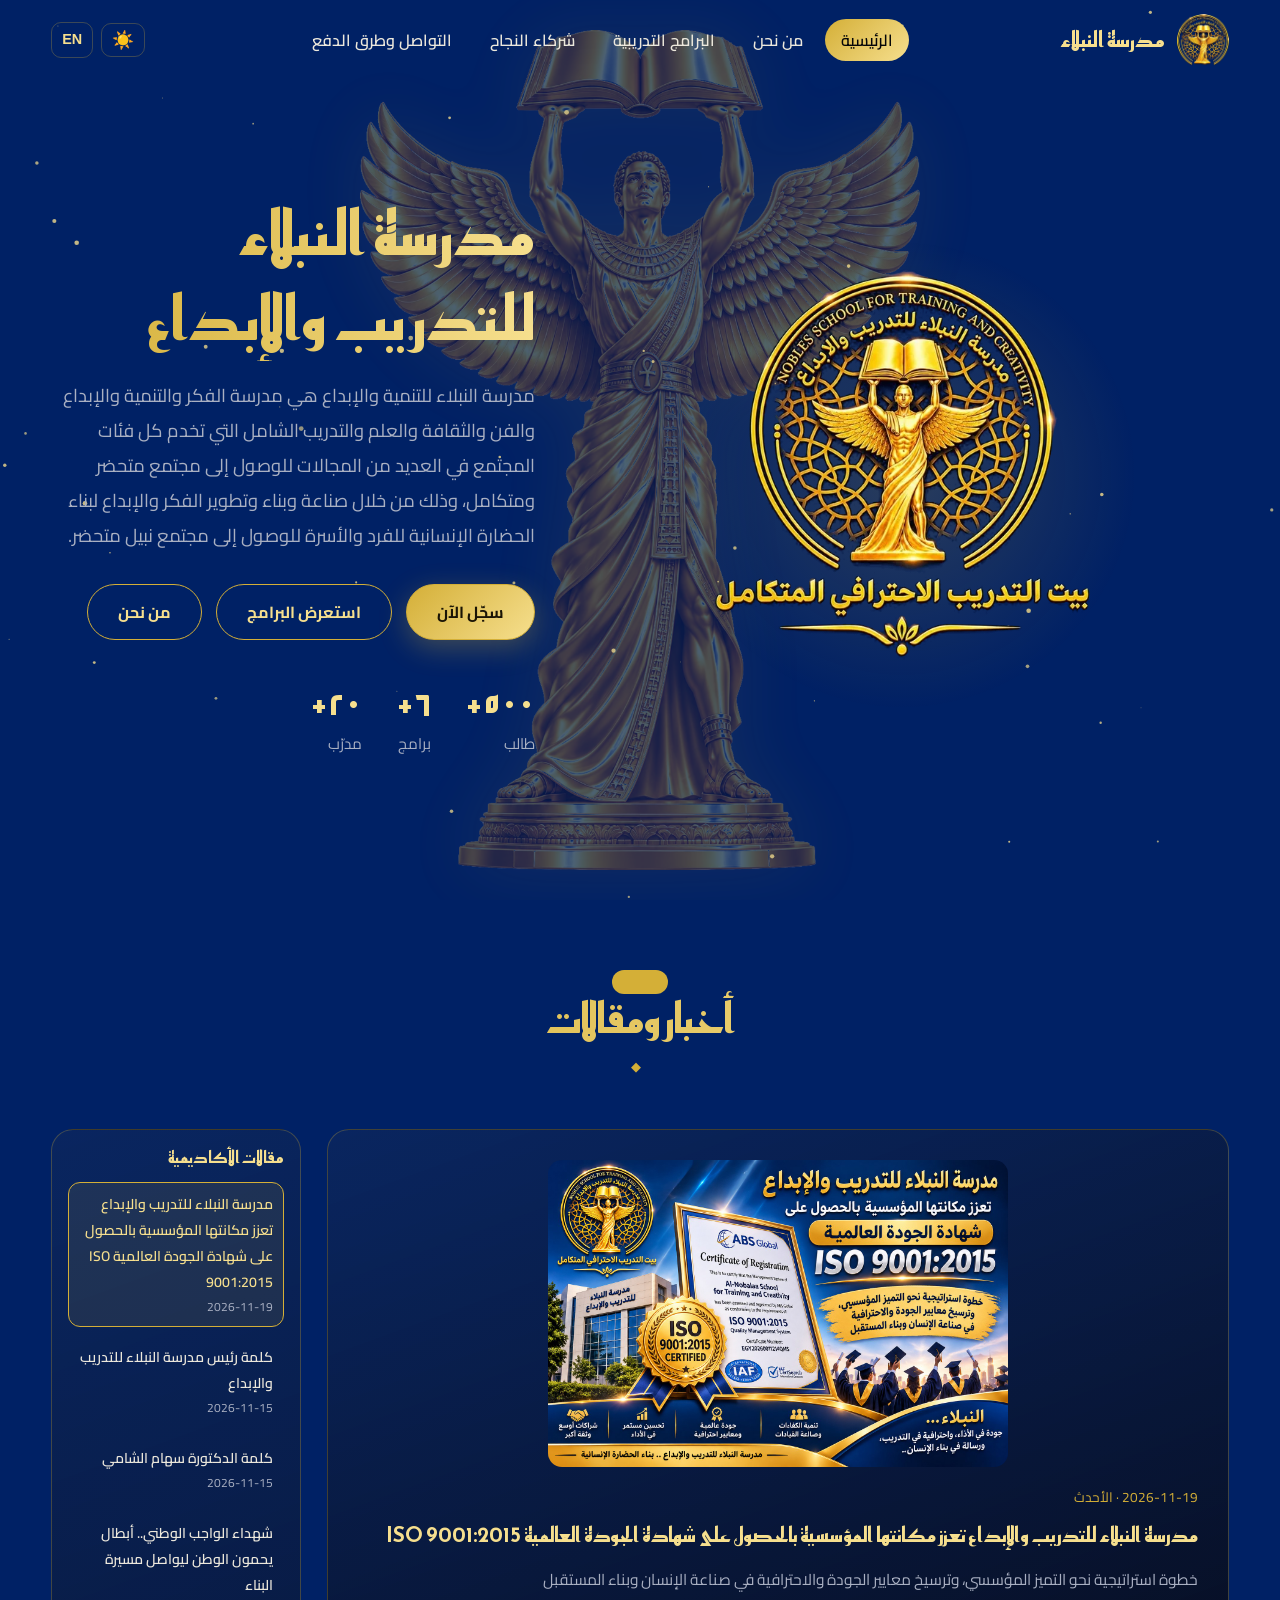
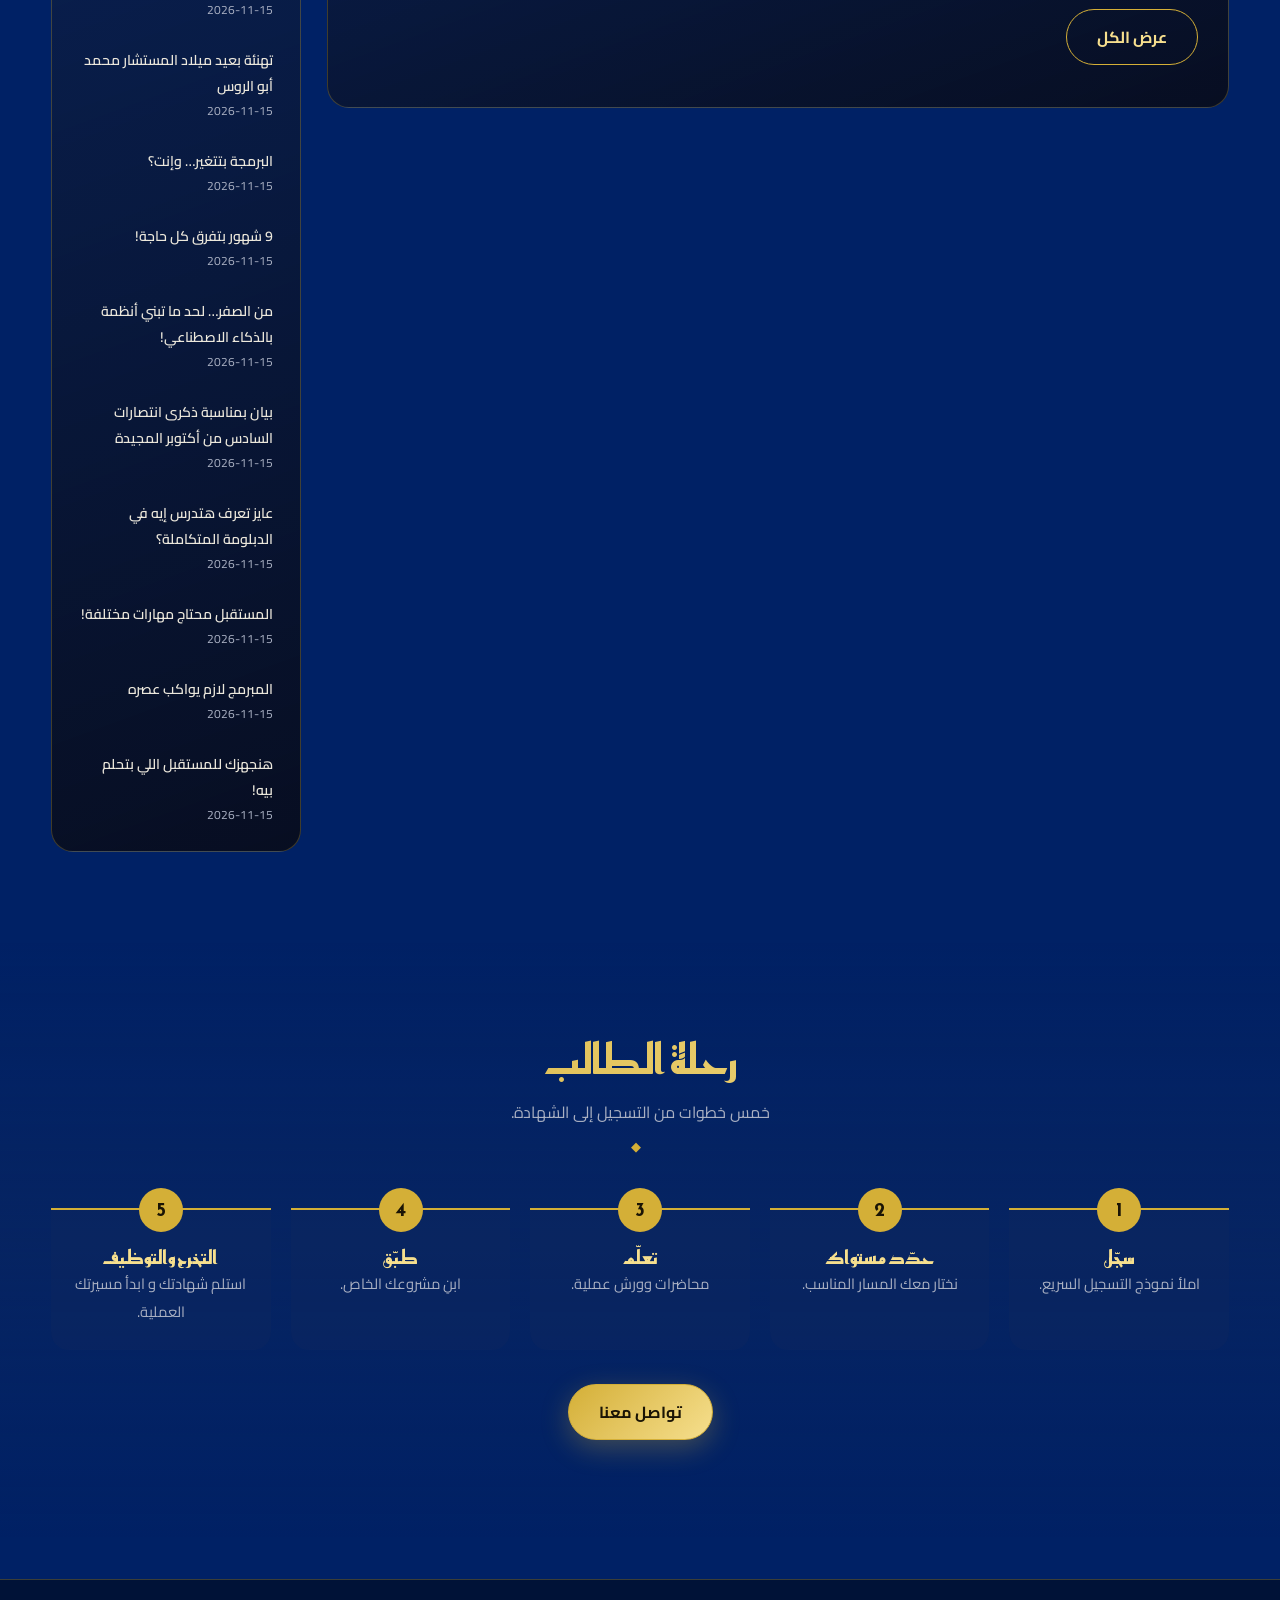
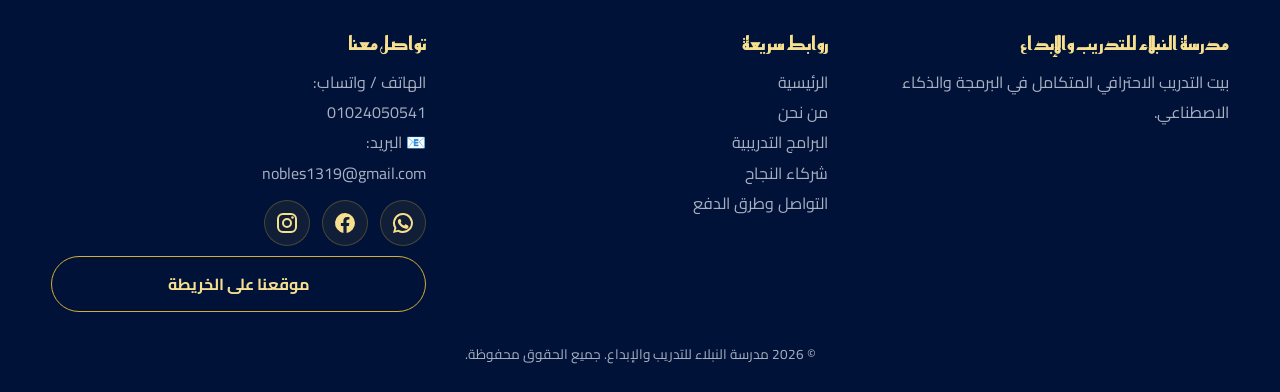
<file: index.html>
<!DOCTYPE html><html lang="ar" dir="rtl"><head><meta charset="utf-8"><meta name="viewport" content="width=device-width,initial-scale=1"><title>الرئيسية | مدرسة النبلاء للتدريب والإبداع</title><meta name="description" content="مدرسة النبلاء: أكاديمية برمجة وذكاء اصطناعي. بيت التدريب الاحترافي المتكامل."><link rel="icon" href="assets/images/image1.jpg"><link rel="preconnect" href="https://fonts.googleapis.com"><link href="https://fonts.googleapis.com/css2?family=Cairo:wght@400;600;700&family=Reem+Kufi:wght@500;700&display=swap" rel="stylesheet"><link rel="stylesheet" href="style.css"><style>
.angel-bg{position:fixed;inset:0;z-index:-1;pointer-events:none;overflow:hidden;perspective:1200px}
.angel-bg .a-wrap{position:absolute;left:50%;top:50%;width:min(560px,88vw);aspect-ratio:900/1350;transform:translate(-50%,-50%) translateY(var(--py,0px));transform-style:preserve-3d}
.angel-bg img{width:100%;height:100%;display:block;opacity:.3;transform-style:preserve-3d;animation:angelSpin 14s linear infinite;filter:drop-shadow(0 0 36px rgba(212,175,55,.3))}
@keyframes angelSpin{from{transform:rotateY(0deg)}to{transform:rotateY(360deg)}}
@media (prefers-reduced-motion:reduce){.angel-bg img{animation:none}}
@media (max-width:700px){.angel-bg img{opacity:.22}}
</style><link rel="stylesheet" href="motion.css"></head><body data-page="home"><div id="nav"></div>
<section class="hero"><canvas id="fx"></canvas><div class="wrap"><div><h1 class="gold">مدرسة النبلاء للتدريب والإبداع</h1><p>مدرسة النبلاء للتنمية والإبداع هي مدرسة الفكر والتنمية والإبداع والفن والثقافة والعلم والتدريب الشامل التي تخدم كل فئات المجتمع في العديد من المجالات للوصول إلى مجتمع متحضر ومتكامل، وذلك من خلال صناعة وبناء وتطوير الفكر والإبداع لبناء الحضارة الإنسانية للفرد والأسرة للوصول إلى مجتمع نبيل متحضر.</p><div class="cta"><a class="btn pri" href="#register">سجّل الآن</a><a class="btn out" href="programs.html">استعرض البرامج</a><a class="btn out" href="about.html">من نحن</a></div><div class="stats"><div><b data-count="500">0</b><span>طالب</span></div><div><b data-count="6">0</b><span>برامج</span></div><div><b data-count="20">0</b><span>مدرّب</span></div></div></div><div class="emblem"><img src="assets/images/logo-transparent.webp" data-n="1" alt="شعار مدرسة النبلاء"></div></div></section>
<section class="sec" id="articles"><div class="wrap"><div class="title"><h2 class="gold">أخبار ومقالات</h2></div><div class="blog rv"><article class="card main" id="art"></article><aside class="card side"><h3>مقالات الأكاديمية</h3><ul id="artlist"></ul></aside></div></div></section>
<section class="sec alt"><div class="wrap"><div class="title"><h2 class="gold">رحلة الطالب</h2><p>خمس خطوات من التسجيل إلى الشهادة.</p></div><div class="steps" style="margin-top:30px"><div class="step rv"><h3>سجّل</h3><p>املأ نموذج التسجيل السريع.</p></div><div class="step rv"><h3>حدّد مستواك</h3><p>نختار معك المسار المناسب.</p></div><div class="step rv"><h3>تعلّم</h3><p>محاضرات وورش عملية.</p></div><div class="step rv"><h3>طبّق</h3><p>ابنِ مشروعك الخاص.</p></div><div class="step rv"><h3>التخرج والتوظيف</h3><p>استلم شهادتك و ابدأ مسيرتك العملية.</p></div></div><p style="text-align:center;margin-top:34px"><a class="btn pri" href="contact.html">تواصل معنا</a></p></div></section>
<section class="sec" id="register" hidden><div class="wrap"><div class="title"><h2 class="gold">تسجيل الطلب</h2><p>اترك بياناتك وسنتواصل معك.</p></div><form class="card form" data-form="students"><div><label for="n">الاسم</label><input id="n" name="name" required></div><div><label for="p">رقم الهاتف</label><input id="p" name="phone" type="tel" required></div><div><label for="e">البريد الإلكتروني</label><input id="e" name="email" type="email"></div><div><label for="c">البرنامج</label><select id="c" name="course" data-course-select required></select></div><div class="full"><button class="btn pri" type="submit">إرسال الطلب</button></div></form></div></section>
<div id="footer"></div><script>window.NOBLES_CUR='index.html';</script><script src="assets/files/content.js"></script><script src="script.js"></script><div class="angel-bg" aria-hidden="true"><div class="a-wrap"><img src="assets/images/hero-angel.webp" alt=""></div></div><script src="assets/i18n/en.js"></script><script src="translate.js"></script></body></html>
</file>
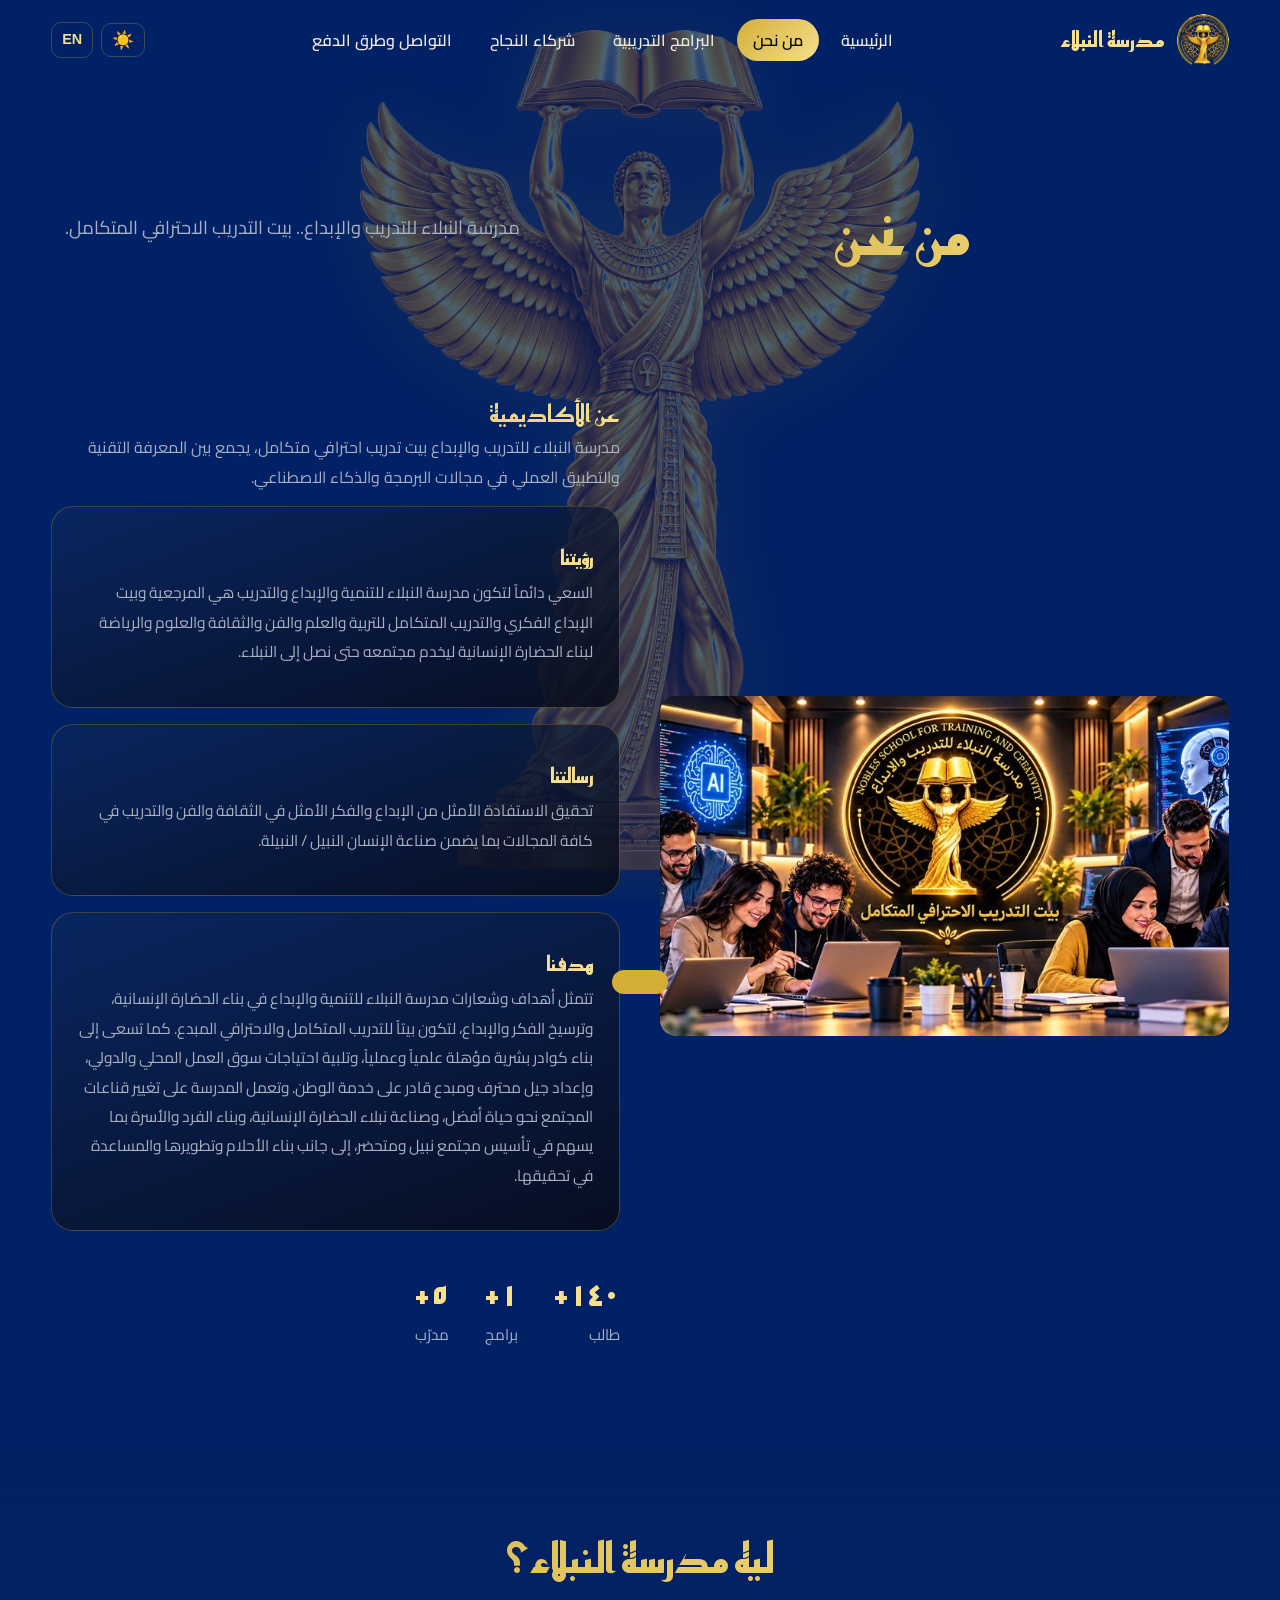
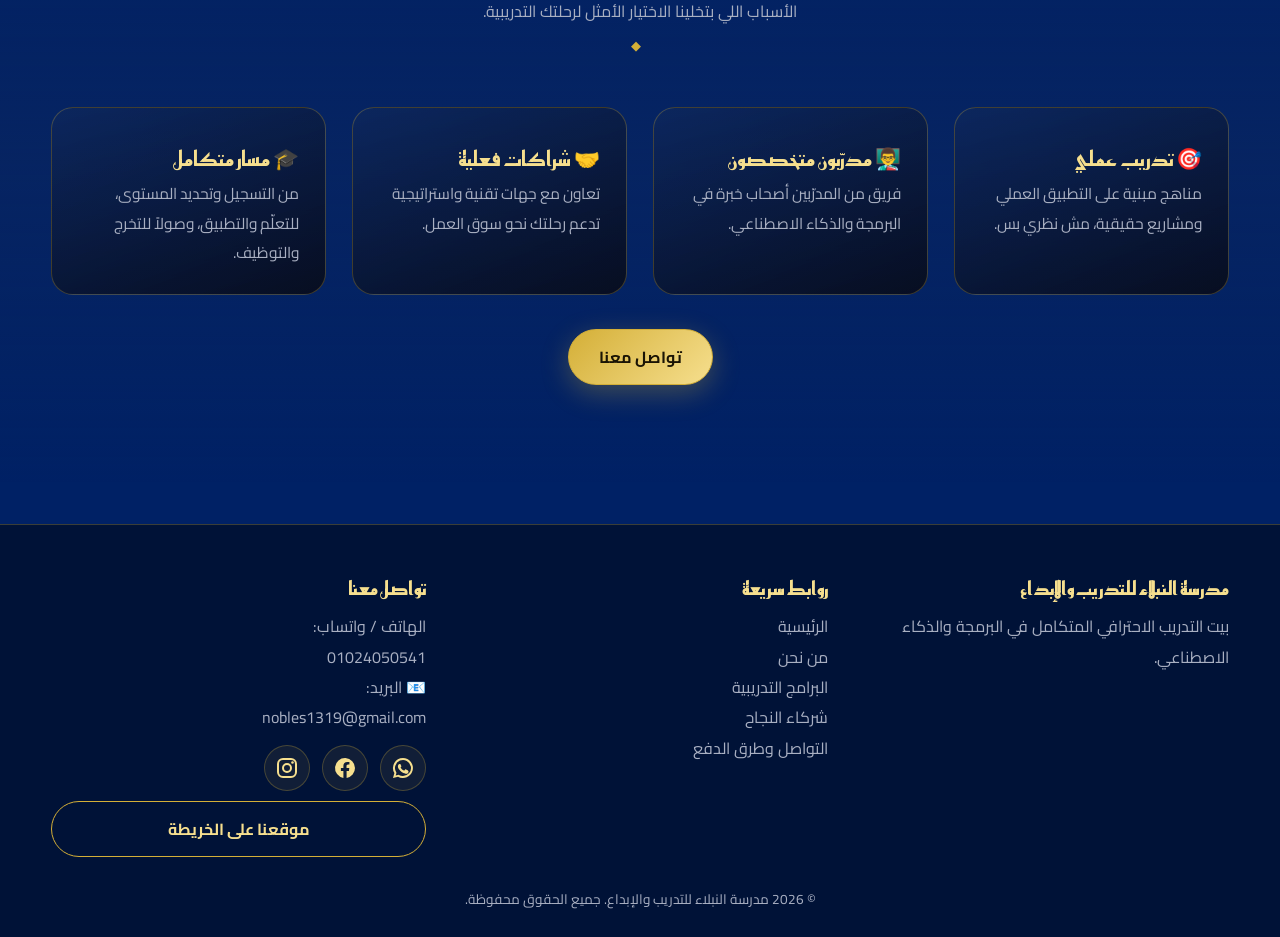
<file: about.html>
<!DOCTYPE html><html lang="ar" dir="rtl"><head><meta charset="utf-8"><meta name="viewport" content="width=device-width,initial-scale=1"><title>من نحن | مدرسة النبلاء للتدريب والإبداع</title><meta name="description" content="مدرسة النبلاء: أكاديمية برمجة وذكاء اصطناعي. بيت التدريب الاحترافي المتكامل."><link rel="icon" href="assets/images/image1.jpg"><link rel="preconnect" href="https://fonts.googleapis.com"><link href="https://fonts.googleapis.com/css2?family=Cairo:wght@400;600;700&family=Reem+Kufi:wght@500;700&display=swap" rel="stylesheet"><link rel="stylesheet" href="style.css"><style>
.angel-bg{position:fixed;inset:0;z-index:-1;pointer-events:none;overflow:hidden;perspective:1200px}
.angel-bg .a-wrap{position:absolute;left:50%;top:50%;width:min(560px,88vw);aspect-ratio:900/1350;transform:translate(-50%,-50%) translateY(var(--py,0px));transform-style:preserve-3d}
.angel-bg img{width:100%;height:100%;display:block;opacity:.3;transform-style:preserve-3d;animation:angelSpin 14s linear infinite;filter:drop-shadow(0 0 36px rgba(212,175,55,.3))}
@keyframes angelSpin{from{transform:rotateY(0deg)}to{transform:rotateY(360deg)}}
@media (prefers-reduced-motion:reduce){.angel-bg img{animation:none}}
@media (max-width:700px){.angel-bg img{opacity:.22}}
</style><link rel="stylesheet" href="motion.css"></head><body data-page="about"><div id="nav"></div>
<section class="hero sm"><div class="wrap"><h1 class="gold">من نحن</h1><p>مدرسة النبلاء للتدريب والإبداع.. بيت التدريب الاحترافي المتكامل.</p></div></section>
<section class="sec" style="padding-top:20px"><div class="wrap about"><div class="rv"><div class="ph" style="height:340px"><span>📖</span><img src="assets/images/image2.jpg" data-n="2" alt="عن الأكاديمية" onerror="this.style.display='none'"></div></div><div class="rv"><h2 class="gold">عن الأكاديمية</h2><p>مدرسة النبلاء للتدريب والإبداع بيت تدريب احترافي متكامل، يجمع بين المعرفة التقنية والتطبيق العملي في مجالات البرمجة والذكاء الاصطناعي.</p><div class="vis"><div class="card"><h3>رؤيتنا</h3><p>السعي دائماً لتكون مدرسة النبلاء للتنمية والإبداع والتدريب هي المرجعية وبيت الإبداع الفكري والتدريب المتكامل للتربية والعلم والفن والثقافة والعلوم والرياضة لبناء الحضارة الإنسانية ليخدم مجتمعه حتى نصل إلى النبلاء.</p></div><div class="card"><h3>رسالتنا</h3><p>تحقيق الاستفادة الأمثل من الإبداع والفكر الأمثل في الثقافة والفن والتدريب في كافة المجالات بما يضمن صناعة الإنسان النبيل / النبيلة.</p></div><div class="card"><h3>هدفنا</h3><p>تتمثل أهداف وشعارات مدرسة النبلاء للتنمية والإبداع في بناء الحضارة الإنسانية، وترسيخ الفكر والإبداع، لتكون بيتاً للتدريب المتكامل والاحترافي المبدع. كما تسعى إلى بناء كوادر بشرية مؤهلة علمياً وعملياً، وتلبية احتياجات سوق العمل المحلي والدولي، وإعداد جيل محترف ومبدع قادر على خدمة الوطن. وتعمل المدرسة على تغيير قناعات المجتمع نحو حياة أفضل، وصناعة نبلاء الحضارة الإنسانية، وبناء الفرد والأسرة بما يسهم في تأسيس مجتمع نبيل ومتحضر، إلى جانب بناء الأحلام وتطويرها والمساعدة في تحقيقها.</p></div></div><div class="stats"><div><b data-count="500">0</b><span>طالب</span></div><div><b data-count="6">0</b><span>برامج</span></div><div><b data-count="20">0</b><span>مدرّب</span></div></div></div></div></div></section>
<section class="sec alt"><div class="wrap"><div class="title"><h2 class="gold">ليه مدرسة النبلاء؟</h2><p>الأسباب اللي بتخلينا الاختيار الأمثل لرحلتك التدريبية.</p></div><div class="grid" style="grid-template-columns:repeat(auto-fit,minmax(220px,1fr));margin-top:30px"><div class="card rv"><h3>🎯 تدريب عملي</h3><p>مناهج مبنية على التطبيق العملي ومشاريع حقيقية، مش نظري بس.</p></div><div class="card rv"><h3>👨‍🏫 مدرّبون متخصصون</h3><p>فريق من المدرّبين أصحاب خبرة في البرمجة والذكاء الاصطناعي.</p></div><div class="card rv"><h3>🤝 شراكات فعلية</h3><p>تعاون مع جهات تقنية واستراتيجية تدعم رحلتك نحو سوق العمل.</p></div><div class="card rv"><h3>🎓 مسار متكامل</h3><p>من التسجيل وتحديد المستوى، للتعلّم والتطبيق، وصولاً للتخرج والتوظيف.</p></div></div><p style="text-align:center;margin-top:34px"><a class="btn pri" href="contact.html">تواصل معنا</a></p></div></section>
<div id="footer"></div><script>window.NOBLES_CUR='about.html';</script><script src="assets/files/content.js"></script><script src="script.js"></script><div class="angel-bg" aria-hidden="true"><div class="a-wrap"><img src="assets/images/hero-angel.webp" alt=""></div></div><script src="assets/i18n/en.js"></script><script src="translate.js"></script></body></html>
</file>
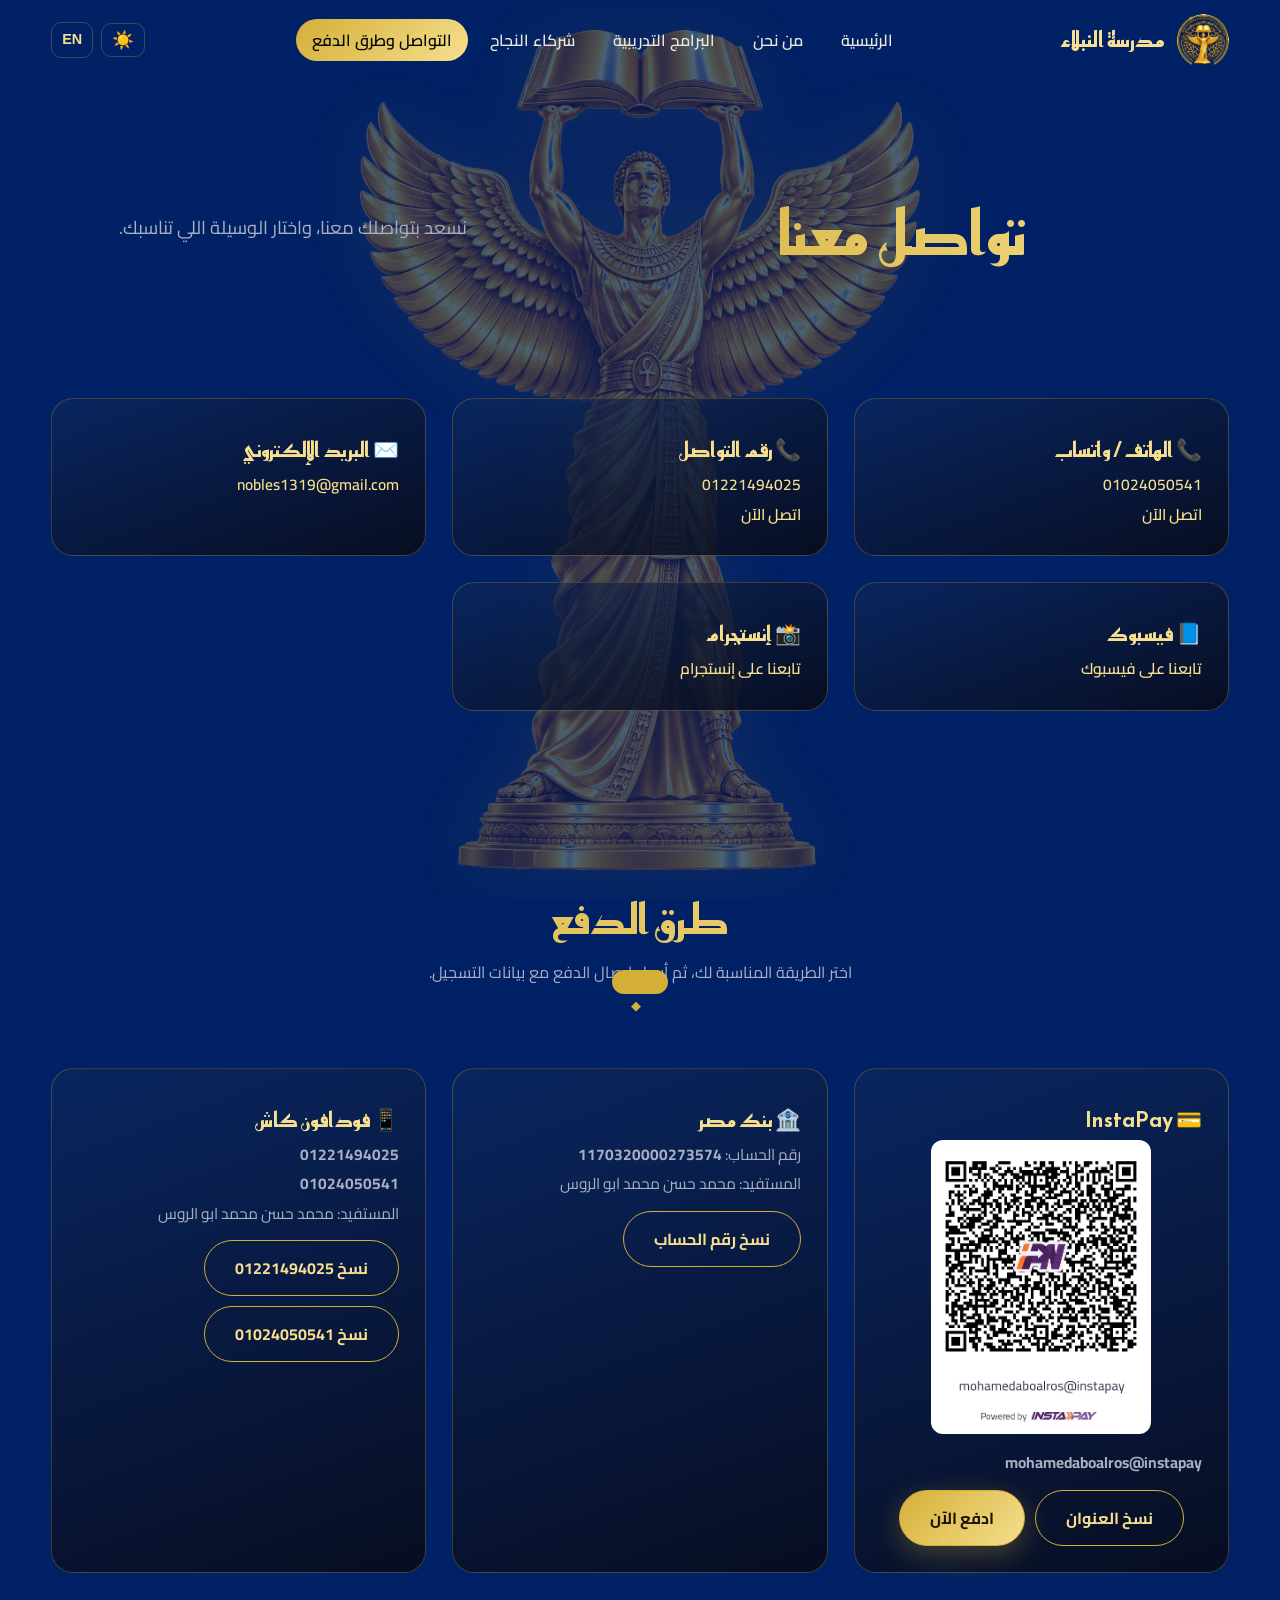
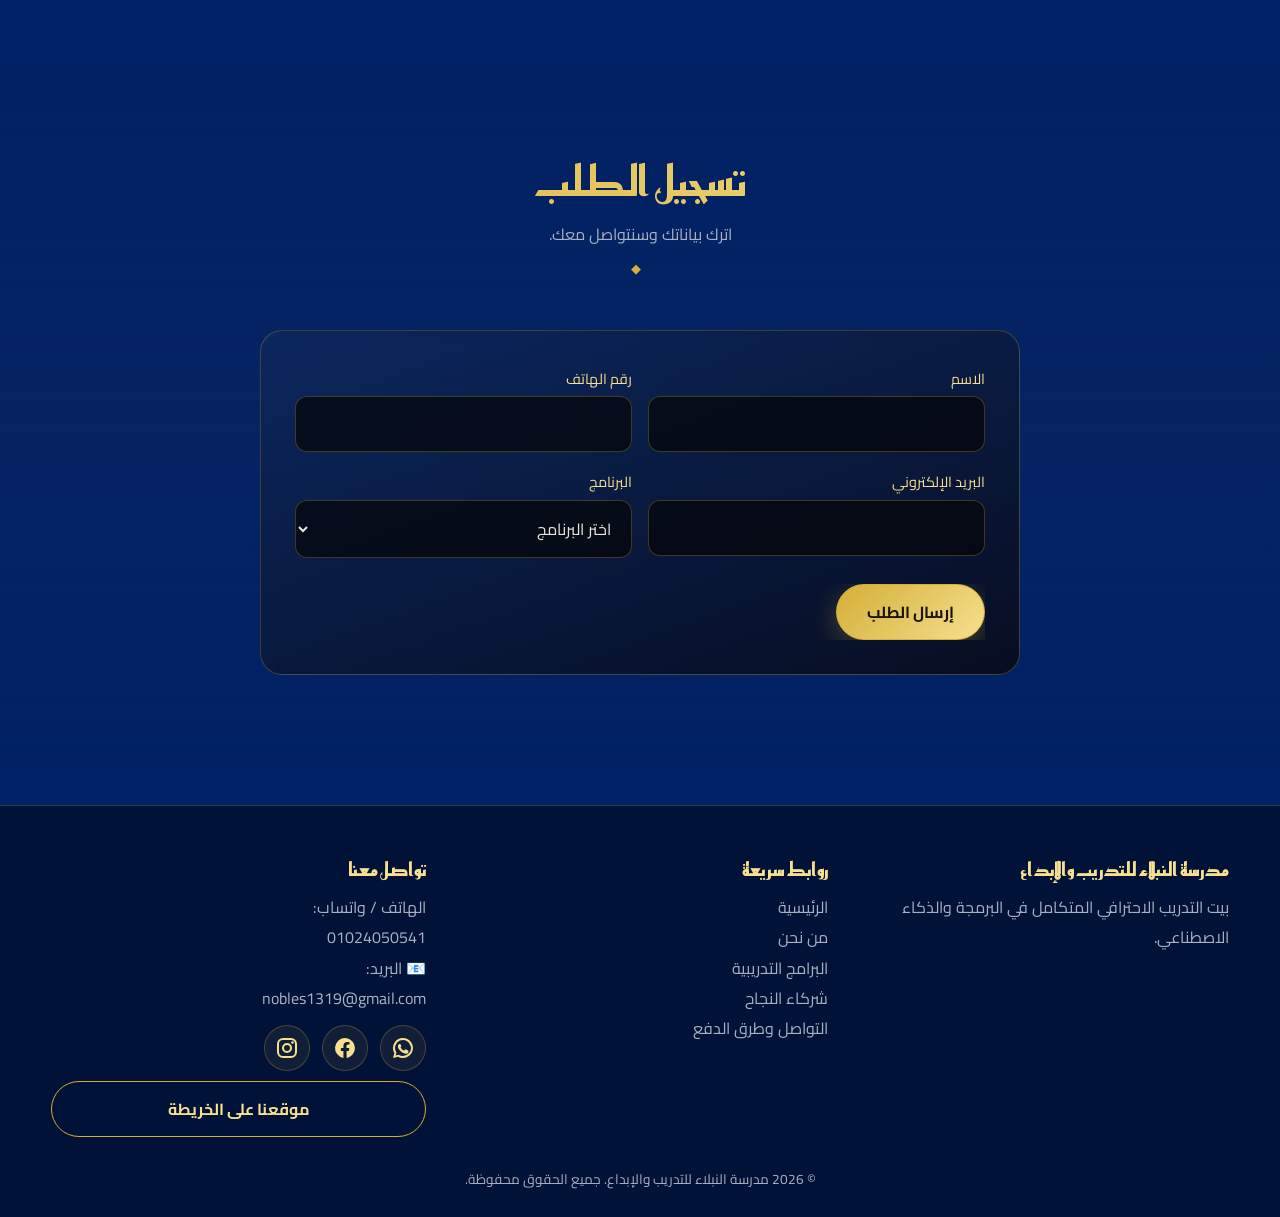
<file: contact.html>
<!DOCTYPE html><html lang="ar" dir="rtl"><head><meta charset="utf-8"><meta name="viewport" content="width=device-width,initial-scale=1"><title>تواصل معنا | مدرسة النبلاء للتدريب والإبداع</title><meta name="description" content="تواصل مع مدرسة النبلاء للتدريب والإبداع عبر الهاتف والواتساب والبريد ووسائل التواصل."><link rel="icon" href="assets/images/icon.webp"><link rel="preconnect" href="https://fonts.googleapis.com"><link href="https://fonts.googleapis.com/css2?family=Cairo:wght@400;600;700&family=Reem+Kufi:wght@500;700&display=swap" rel="stylesheet"><link rel="stylesheet" href="style.css"><style>
.angel-bg{position:fixed;inset:0;z-index:-1;pointer-events:none;overflow:hidden;perspective:1200px}
.angel-bg .a-wrap{position:absolute;left:50%;top:50%;width:min(560px,88vw);aspect-ratio:900/1350;transform:translate(-50%,-50%) translateY(var(--py,0px));transform-style:preserve-3d}
.angel-bg img{width:100%;height:100%;display:block;opacity:.3;transform-style:preserve-3d;animation:angelSpin 14s linear infinite;filter:drop-shadow(0 0 36px rgba(212,175,55,.3))}
@keyframes angelSpin{from{transform:rotateY(0deg)}to{transform:rotateY(360deg)}}
@media (prefers-reduced-motion:reduce){.angel-bg img{animation:none}}
@media (max-width:700px){.angel-bg img{opacity:.22}}
</style><link rel="stylesheet" href="motion.css"></head><body data-page="contact"><div id="nav"></div>
<section class="hero sm"><div class="wrap"><h1 class="gold">تواصل معنا</h1><p>نسعد بتواصلك معنا، واختار الوسيلة اللي تناسبك.</p></div></section>
<section class="sec" style="padding-top:20px"><div class="wrap"><div class="grid">
<div class="card rv"><h3>📞 الهاتف / واتساب</h3><p><a class="cl" href="https://wa.me/201024050541" target="_blank" rel="noopener">01024050541</a></p><p><a class="cl" href="tel:01024050541">اتصل الآن</a></p></div>
<div class="card rv"><h3>📞 رقم التواصل</h3><p><a class="cl" href="https://wa.me/201221494025" target="_blank" rel="noopener">01221494025</a></p><p><a class="cl" href="tel:01221494025">اتصل الآن</a></p></div>
<div class="card rv"><h3>✉️ البريد الإلكتروني</h3><p><a class="cl" href="mailto:nobles1319@gmail.com">nobles1319@gmail.com</a></p></div>
<div class="card rv"><h3>📘 فيسبوك</h3><p><a class="cl" href="https://www.facebook.com/share/1J2UY41uhS/" target="_blank" rel="noopener">تابعنا على فيسبوك</a></p></div>
<div class="card rv"><h3>📸 إنستجرام</h3><p><a class="cl" href="https://www.instagram.com/noblesschool" target="_blank" rel="noopener">تابعنا على إنستجرام</a></p></div>
</div>

</div></section>
<section class="sec" id="payment"><div class="wrap"><div class="title"><h2 class="gold">طرق الدفع</h2><p>اختر الطريقة المناسبة لك، ثم أرسل إيصال الدفع مع بيانات التسجيل.</p></div>
<div class="grid">
<div class="card rv"><h3>💳 InstaPay</h3><img src="assets/images/payment-instapay-qr.jpg" alt="QR كود InstaPay" style="max-width:220px;width:100%;margin:0 auto 14px;border-radius:12px;background:#fff"><p><b class="pay-val">mohamedaboalros@instapay</b></p><p style="display:flex;gap:10px;flex-wrap:wrap;justify-content:center;margin-top:12px"><button class="btn out" type="button" data-copy="mohamedaboalros@instapay">نسخ العنوان</button><a class="btn pri" href="https://ipn.eg/S/mohamedaboalros/instapay/9RLlBt" target="_blank" rel="noopener">ادفع الآن</a></p></div>
<div class="card rv"><h3>🏦 بنك مصر</h3><p>رقم الحساب: <b class="pay-val">1170320000273574</b></p><p>المستفيد: محمد حسن محمد ابو الروس</p><p style="margin-top:12px"><button class="btn out" type="button" data-copy="1170320000273574">نسخ رقم الحساب</button></p></div>
<div class="card rv"><h3>📱 فودافون كاش</h3><p><b class="pay-val">01221494025</b></p><p><b class="pay-val">01024050541</b></p><p>المستفيد: محمد حسن محمد ابو الروس</p><p style="display:flex;gap:10px;flex-wrap:wrap;margin-top:12px"><button class="btn out" type="button" data-copy="01221494025">نسخ 01221494025</button><button class="btn out" type="button" data-copy="01024050541">نسخ 01024050541</button></p></div>
</div></div></section>
<section class="sec alt" id="contact-form"><div class="wrap"><div class="title"><h2 class="gold">تسجيل الطلب</h2><p>اترك بياناتك وسنتواصل معك.</p></div><form class="card form" data-form="students"><div><label for="kn">الاسم</label><input id="kn" name="name" required></div><div><label for="kp">رقم الهاتف</label><input id="kp" name="phone" type="tel" required></div><div><label for="ke">البريد الإلكتروني</label><input id="ke" name="email" type="email"></div><div><label for="kc">البرنامج</label><select id="kc" name="course" data-course-select required></select></div><div class="full"><button class="btn pri" type="submit">إرسال الطلب</button></div></form></div></section>
<script>document.addEventListener("click",function(e){var b=e.target&&e.target.closest?e.target.closest("[data-copy]"):null;if(!b)return;var v=b.getAttribute("data-copy");var old=b.textContent;var p=navigator.clipboard?navigator.clipboard.writeText(v):Promise.reject();p.then(function(){b.textContent="تم النسخ ✓";setTimeout(function(){b.textContent=old},1500)}).catch(function(){window.prompt("انسخ الرقم:",v)});});</script><div id="footer"></div><script>window.NOBLES_CUR='contact.html';</script><script src="assets/files/content.js"></script><script src="script.js"></script><div class="angel-bg" aria-hidden="true"><div class="a-wrap"><img src="assets/images/hero-angel.webp" alt=""></div></div><script src="assets/i18n/en.js"></script><script src="translate.js"></script></body></html>
</file>
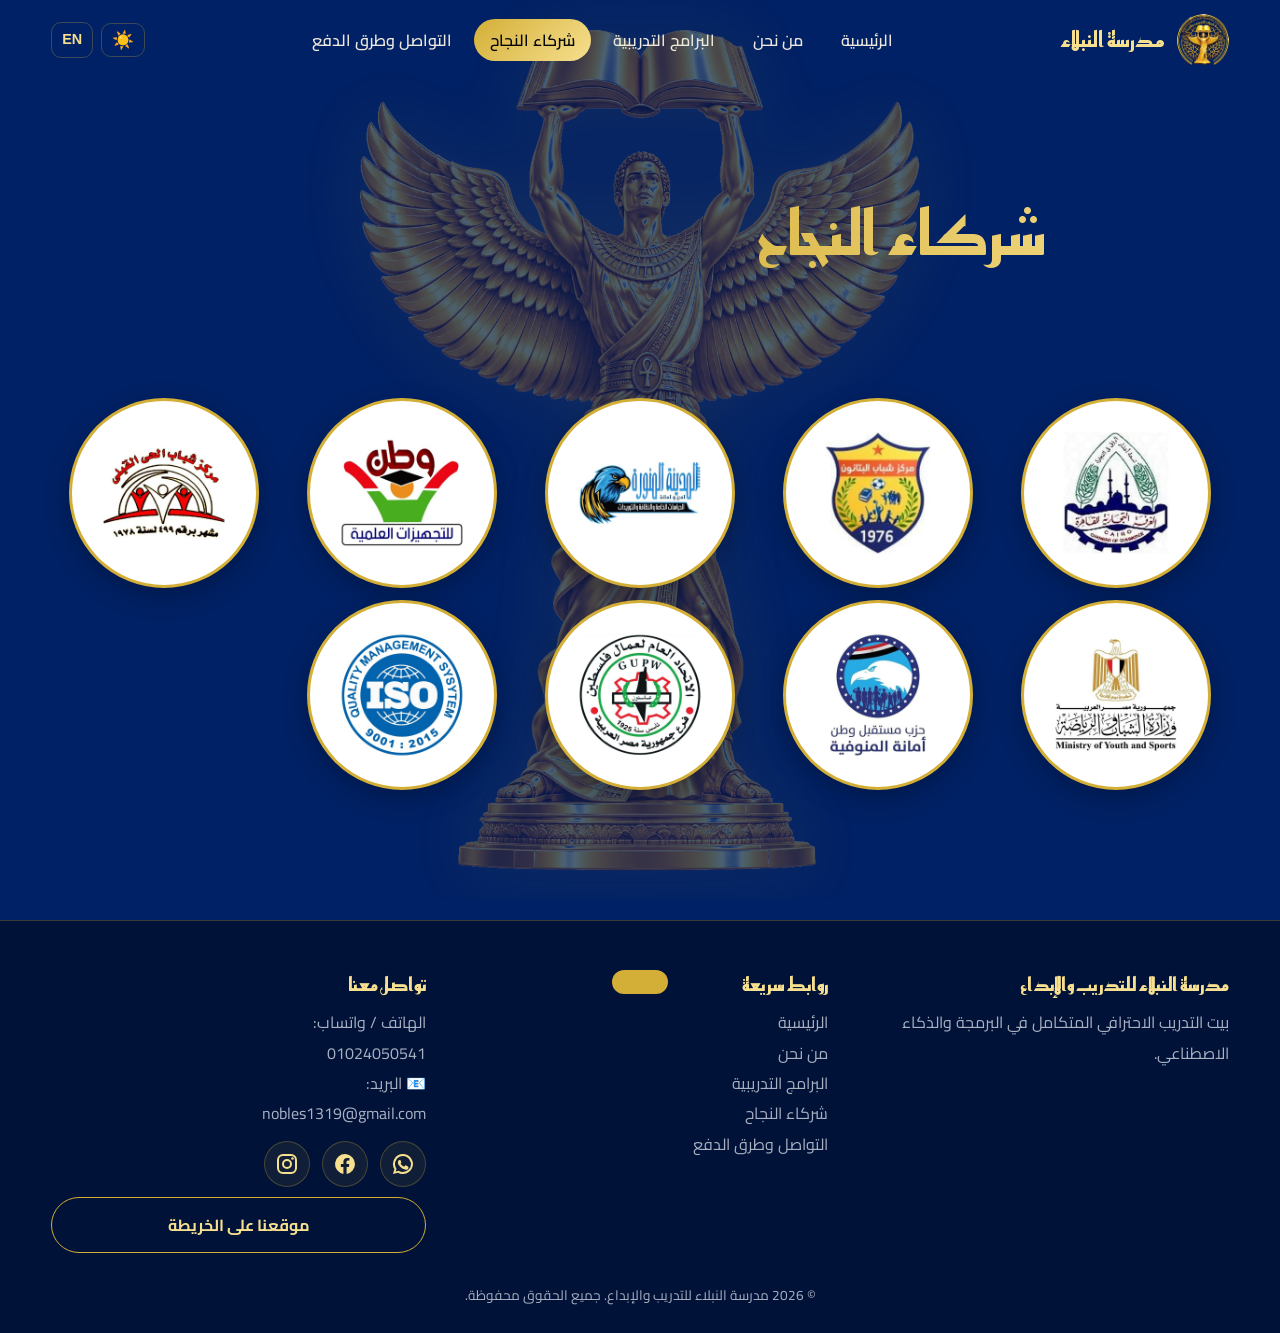
<file: partners.html>
<!DOCTYPE html><html lang="ar" dir="rtl"><head><meta charset="utf-8"><meta name="viewport" content="width=device-width,initial-scale=1"><title>شركاء النجاح | مدرسة النبلاء للتدريب والإبداع</title><meta name="description" content="مدرسة النبلاء: أكاديمية برمجة وذكاء اصطناعي. بيت التدريب الاحترافي المتكامل."><link rel="icon" href="assets/images/image1.jpg"><link rel="preconnect" href="https://fonts.googleapis.com"><link href="https://fonts.googleapis.com/css2?family=Cairo:wght@400;600;700&family=Reem+Kufi:wght@500;700&display=swap" rel="stylesheet"><link rel="stylesheet" href="style.css"><style>
.angel-bg{position:fixed;inset:0;z-index:-1;pointer-events:none;overflow:hidden;perspective:1200px}
.angel-bg .a-wrap{position:absolute;left:50%;top:50%;width:min(560px,88vw);aspect-ratio:900/1350;transform:translate(-50%,-50%) translateY(var(--py,0px));transform-style:preserve-3d}
.angel-bg img{width:100%;height:100%;display:block;opacity:.3;transform-style:preserve-3d;animation:angelSpin 14s linear infinite;filter:drop-shadow(0 0 36px rgba(212,175,55,.3))}
@keyframes angelSpin{from{transform:rotateY(0deg)}to{transform:rotateY(360deg)}}
@media (prefers-reduced-motion:reduce){.angel-bg img{animation:none}}
@media (max-width:700px){.angel-bg img{opacity:.22}}
</style><link rel="stylesheet" href="motion.css"></head><body data-page="partners"><div id="nav"></div>
<section class="hero sm"><div class="wrap"><h1 class="gold">شركاء النجاح</h1></div></section>
<section class="sec" style="padding-top:20px"><div class="wrap"><div class="grid" style="grid-template-columns:repeat(auto-fit,minmax(200px,1fr))" data-partners></div></div></section>
<div id="footer"></div><script>window.NOBLES_CUR='partners.html';</script><script src="assets/files/content.js"></script><script src="script.js"></script><div class="angel-bg" aria-hidden="true"><div class="a-wrap"><img src="assets/images/hero-angel.webp" alt=""></div></div><script src="assets/i18n/en.js"></script><script src="translate.js"></script></body></html>
</file>
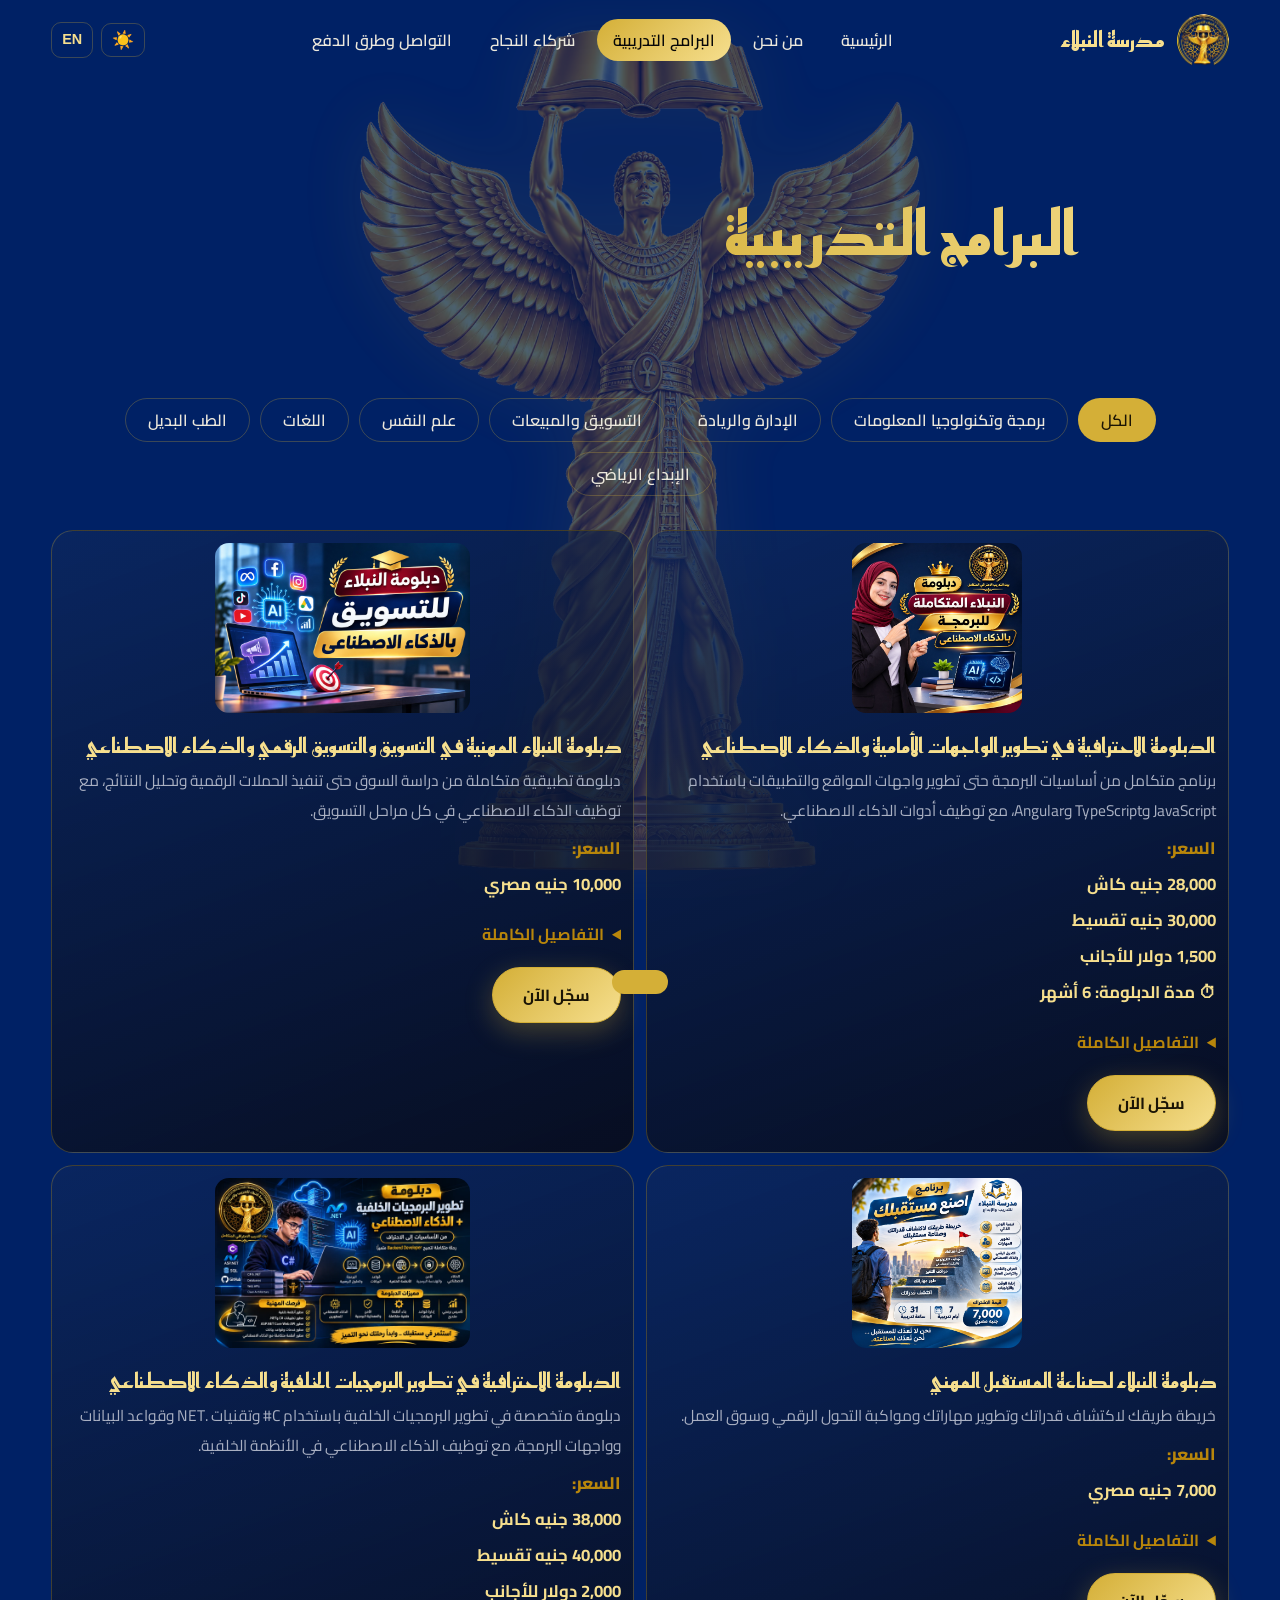
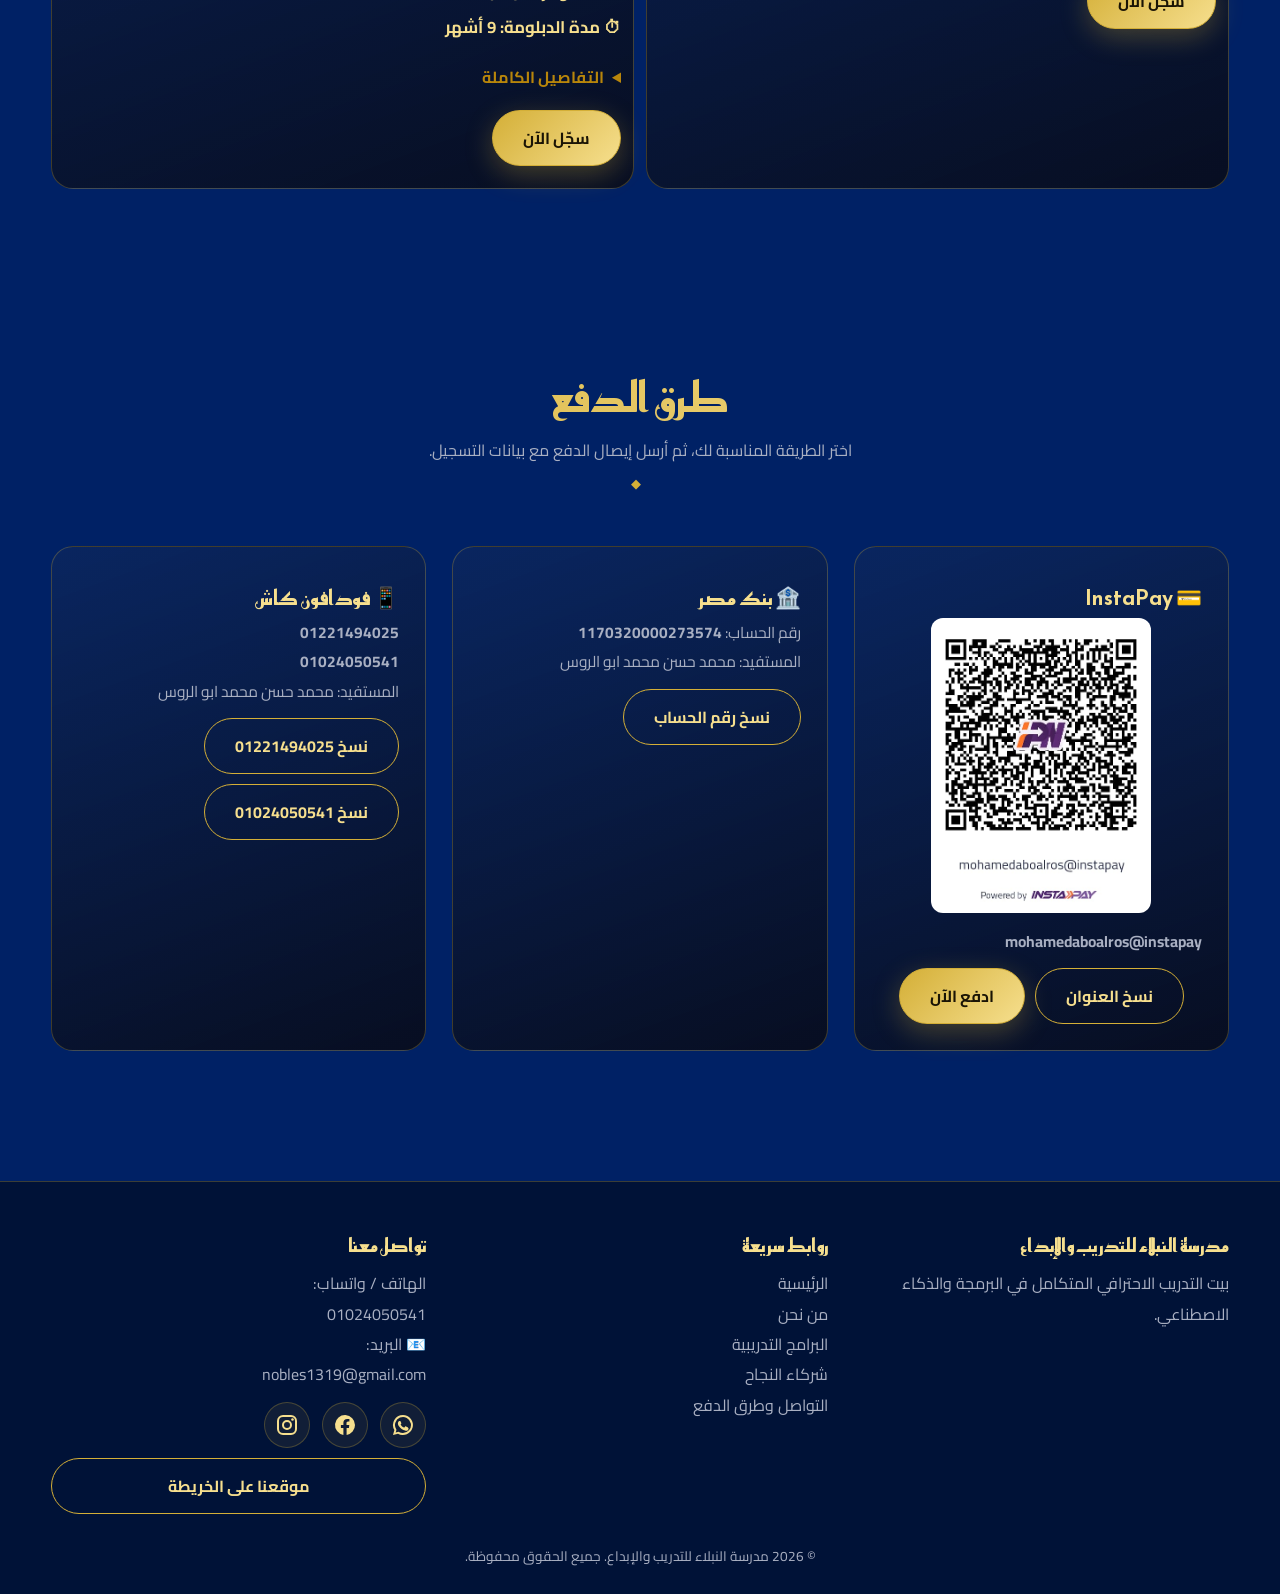
<file: programs.html>
<!DOCTYPE html><html lang="ar" dir="rtl"><head><meta charset="utf-8"><meta name="viewport" content="width=device-width,initial-scale=1"><title>البرامج التدريبية | مدرسة النبلاء للتدريب والإبداع</title><meta name="description" content="مدرسة النبلاء: أكاديمية برمجة وذكاء اصطناعي. بيت التدريب الاحترافي المتكامل."><link rel="icon" href="assets/images/image1.jpg"><link rel="preconnect" href="https://fonts.googleapis.com"><link href="https://fonts.googleapis.com/css2?family=Cairo:wght@400;600;700&family=Reem+Kufi:wght@500;700&display=swap" rel="stylesheet"><link rel="stylesheet" href="style.css"><style>
.angel-bg{position:fixed;inset:0;z-index:-1;pointer-events:none;overflow:hidden;perspective:1200px}
.angel-bg .a-wrap{position:absolute;left:50%;top:50%;width:min(560px,88vw);aspect-ratio:900/1350;transform:translate(-50%,-50%) translateY(var(--py,0px));transform-style:preserve-3d}
.angel-bg img{width:100%;height:100%;display:block;opacity:.3;transform-style:preserve-3d;animation:angelSpin 14s linear infinite;filter:drop-shadow(0 0 36px rgba(212,175,55,.3))}
@keyframes angelSpin{from{transform:rotateY(0deg)}to{transform:rotateY(360deg)}}
@media (prefers-reduced-motion:reduce){.angel-bg img{animation:none}}
@media (max-width:700px){.angel-bg img{opacity:.22}}
</style><link rel="stylesheet" href="motion.css"></head><body data-page="programs"><div id="nav"></div>
<section class="hero sm"><div class="wrap"><h1 class="gold">البرامج التدريبية</h1></div></section>
<section class="sec" style="padding-top:20px"><div class="wrap"><div class="tabs"><button class="on" data-f="all">الكل</button><button data-f="prog">برمجة وتكنولوجيا المعلومات</button><button data-f="ai">الإدارة والريادة</button><button data-f="design">التسويق والمبيعات</button><button data-f="robot">علم النفس</button><button data-f="lang">اللغات</button><button data-f="alt-med">الطب البديل</button><button data-f="sport">الإبداع الرياضي</button></div><div class="grid" data-programs></div></div></section>
<section class="sec" id="payment"><div class="wrap"><div class="title"><h2 class="gold">طرق الدفع</h2><p>اختر الطريقة المناسبة لك، ثم أرسل إيصال الدفع مع بيانات التسجيل.</p></div>
<div class="grid">
<div class="card rv"><h3>💳 InstaPay</h3><img src="assets/images/payment-instapay-qr.jpg" alt="QR كود InstaPay" style="max-width:220px;width:100%;margin:0 auto 14px;border-radius:12px;background:#fff"><p><b class="pay-val">mohamedaboalros@instapay</b></p><p style="display:flex;gap:10px;flex-wrap:wrap;justify-content:center;margin-top:12px"><button class="btn out" type="button" data-copy="mohamedaboalros@instapay">نسخ العنوان</button><a class="btn pri" href="https://ipn.eg/S/mohamedaboalros/instapay/9RLlBt" target="_blank" rel="noopener">ادفع الآن</a></p></div>
<div class="card rv"><h3>🏦 بنك مصر</h3><p>رقم الحساب: <b class="pay-val">1170320000273574</b></p><p>المستفيد: محمد حسن محمد ابو الروس</p><p style="margin-top:12px"><button class="btn out" type="button" data-copy="1170320000273574">نسخ رقم الحساب</button></p></div>
<div class="card rv"><h3>📱 فودافون كاش</h3><p><b class="pay-val">01221494025</b></p><p><b class="pay-val">01024050541</b></p><p>المستفيد: محمد حسن محمد ابو الروس</p><p style="display:flex;gap:10px;flex-wrap:wrap;margin-top:12px"><button class="btn out" type="button" data-copy="01221494025">نسخ 01221494025</button><button class="btn out" type="button" data-copy="01024050541">نسخ 01024050541</button></p></div>
</div></div></section>
<script>document.addEventListener("click",function(e){var b=e.target&&e.target.closest?e.target.closest("[data-copy]"):null;if(!b)return;var v=b.getAttribute("data-copy");var old=b.textContent;var p=navigator.clipboard?navigator.clipboard.writeText(v):Promise.reject();p.then(function(){b.textContent="تم النسخ ✓";setTimeout(function(){b.textContent=old},1500)}).catch(function(){window.prompt("انسخ الرقم:",v)});});</script><div id="footer"></div><script>window.NOBLES_CUR='programs.html';</script><script src="assets/files/content.js"></script><script src="script.js"></script><div class="angel-bg" aria-hidden="true"><div class="a-wrap"><img src="assets/images/hero-angel.webp" alt=""></div></div><script src="assets/i18n/en.js"></script><script src="translate.js"></script></body></html>
</file>
<file: style.css>
:root{--bg:#002165;--black:#050608;--navy:#0a1630;--navy2:#112a5c;--gold:#d4af37;--gold2:#f6df8e;--text:#ece8dc;--muted:#a9b0c2;--line:rgba(212,175,55,.28)}
*{box-sizing:border-box;margin:0;padding:0}
html{scroll-behavior:smooth}
body{font-family:'Cairo',sans-serif;background:var(--bg);color:var(--text);line-height:1.9;overflow-x:hidden}
img{max-width:100%;display:block}a{color:inherit;text-decoration:none}
h1,h2,h3{font-family:'Reem Kufi','Cairo',sans-serif;line-height:1.4}
:focus-visible{outline:2px solid var(--gold2);outline-offset:3px}
.wrap{width:min(1180px,92%);margin:auto}
.gold{background:linear-gradient(90deg,var(--gold),var(--gold2),var(--gold));background-size:200% auto;-webkit-background-clip:text;background-clip:text;color:transparent;animation:shine 5s linear infinite}
@keyframes shine{to{background-position:200% center}}
/* preloader */
.pre{position:fixed;inset:0;z-index:99;background:var(--black);display:grid;place-content:center;justify-items:center;gap:22px;transition:opacity .7s,visibility .7s}
.pre.off{opacity:0;visibility:hidden}
.pre img{width:220px;height:220px;object-fit:contain;border-radius:50%;animation:pulse 1.6s ease-in-out infinite}
.pre i{width:180px;height:3px;background:#222;border-radius:3px;overflow:hidden}
.pre i::after{content:"";display:block;height:100%;width:40%;background:linear-gradient(90deg,var(--gold),var(--gold2));animation:load 1.1s ease-in-out infinite}
@keyframes load{from{transform:translateX(250%)}to{transform:translateX(-120%)}}
@keyframes pulse{50%{transform:scale(1.06);box-shadow:0 0 60px rgba(212,175,55,.55)}}
/* nav */
.nav{position:fixed;top:0;inset-inline:0;z-index:50;padding:14px 0;transition:.4s}
.nav.sc{background:rgba(5,6,8,.88);backdrop-filter:blur(12px);padding:7px 0;border-bottom:1px solid var(--line)}
.nav .wrap{display:flex;align-items:center;justify-content:space-between;gap:20px}
.brand{display:flex;align-items:center;gap:12px;font-family:'Reem Kufi';font-weight:700;font-size:1.35rem;color:var(--gold2)}
.brand img{width:60px;height:60px;object-fit:contain;mix-blend-mode:screen}
.links{display:flex;gap:6px;align-items:center}
.links a{padding:6px 16px;border-radius:30px;font-weight:600;transition:.3s}
.links a:hover,.links a.on{color:var(--black);background:linear-gradient(135deg,var(--gold),var(--gold2))}
.burger{display:none;background:none;border:1px solid var(--line);color:var(--gold2);font-size:1.5rem;border-radius:10px;padding:2px 12px;cursor:pointer}
/* buttons */
.btn{display:inline-block;padding:12px 30px;border-radius:40px;font:700 1rem 'Cairo';cursor:pointer;border:1px solid var(--gold);transition:.35s;position:relative;overflow:hidden}
.btn.pri{background:linear-gradient(135deg,var(--gold),var(--gold2));color:#1a1405;box-shadow:0 8px 28px rgba(212,175,55,.3)}
.btn.pri:hover{transform:translateY(-3px);box-shadow:0 12px 36px rgba(212,175,55,.5)}
.btn.out{background:transparent;color:var(--gold2)}.btn.out:hover{background:rgba(212,175,55,.14)}
/* hero */
.hero{min-height:100vh;display:flex;align-items:center;padding:120px 0 70px;position:relative;overflow:hidden}
.hero.sm{min-height:42vh;padding:140px 0 50px;text-align:center}
#fx{position:absolute;inset:0;width:100%;height:100%;pointer-events:none}
.hero .wrap{display:grid;grid-template-columns:1.15fr .85fr;gap:40px;align-items:center;position:relative}
.hero h1{font-size:clamp(2.2rem,5vw,3.8rem)}
.hero p{color:var(--muted);font-size:1.15rem;margin:18px 0 30px;max-width:560px}
.hero.sm p{margin-inline:auto}
.cta{display:flex;gap:14px;flex-wrap:wrap}
.emblem{position:relative;width:min(440px,86vw);margin:auto;order:-1}
.emblem::before{content:"";position:absolute;inset:-8%;background:radial-gradient(circle,rgba(212,175,55,.2),transparent 65%);animation:pulse2 5s ease-in-out infinite}
.emblem img{position:relative;width:100%;height:auto;mix-blend-mode:normal;animation:float 6s ease-in-out infinite}
@keyframes pulse2{50%{opacity:.5;transform:scale(1.08)}}
@keyframes spin{to{transform:rotate(360deg)}}@keyframes float{50%{transform:translateY(-16px)}}
.stats{display:flex;gap:34px;margin-top:38px;flex-wrap:wrap}
.stats b{display:block;font:700 2.1rem 'Reem Kufi';color:var(--gold2)}.stats span{color:var(--muted);font-size:.95rem}
/* sections */
.sec{padding:90px 0}
.sec.alt{background:linear-gradient(180deg,transparent,rgba(17,42,92,.35),transparent)}
.title{text-align:center;margin-bottom:50px}
.title h2{font-size:clamp(1.8rem,3.6vw,2.6rem)}
.title::after{content:"◆";display:block;color:var(--gold);margin-top:6px;letter-spacing:8px;font-size:.8rem}
.title p{color:var(--muted);max-width:620px;margin:8px auto 0}
.grid{display:grid;grid-template-columns:repeat(auto-fit,minmax(280px,1fr));gap:26px}
.card{background:linear-gradient(160deg,rgba(17,42,92,.55),rgba(8,12,26,.9));border:1px solid var(--line);border-radius:22px;padding:26px;transition:transform .25s,border-color .3s,box-shadow .3s;transform:perspective(900px) rotateX(var(--rx,0)) rotateY(var(--ry,0))}
.card:hover{border-color:var(--gold);box-shadow:0 18px 50px rgba(0,0,0,.5),0 0 30px rgba(212,175,55,.15)}
.card h3{color:var(--gold2);font-size:1.3rem;margin:10px 0 6px}.card p{color:var(--muted);font-size:.97rem}
.ico{font-size:2.2rem}
.ph{position:relative;height:170px;border-radius:16px;margin-bottom:16px;overflow:hidden;display:grid;place-items:center;font-size:3.4rem;background:linear-gradient(135deg,var(--navy2),#1b1405)}
.ph img{position:absolute;inset:0;width:100%;height:100%;object-fit:cover}
.meta{display:flex;gap:10px;flex-wrap:wrap;margin:12px 0 18px}
.meta span{font-size:.82rem;padding:0;border:0;color:var(--gold2)}
.about{display:grid;grid-template-columns:1fr 1fr;gap:40px;align-items:center}
.about p{color:var(--muted);margin-bottom:14px}
.vis{display:grid;gap:16px}
.steps{display:grid;grid-template-columns:repeat(auto-fit,minmax(190px,1fr));gap:20px;counter-reset:s}
.step{text-align:center;padding:24px 14px;border-top:2px solid var(--gold);background:rgba(17,42,92,.3);border-radius:0 0 18px 18px;counter-increment:s}
.step::before{content:counter(s);display:grid;place-items:center;width:44px;height:44px;margin:-46px auto 12px;border-radius:50%;background:var(--gold);color:#1a1405;font:700 1.2rem 'Reem Kufi'}
.step h3{color:var(--gold2)}.step p{color:var(--muted);font-size:.92rem}
.tabs{display:flex;gap:10px;justify-content:center;flex-wrap:wrap;margin-bottom:34px}
.tabs button{background:none;color:var(--text);border:1px solid var(--line);border-radius:30px;padding:6px 22px;font:600 1rem 'Cairo';cursor:pointer;transition:.3s}
.tabs button.on,.tabs button:hover{background:var(--gold);color:#1a1405}
.card.hide{display:none}
/* forms */
.form{max-width:760px;margin:auto;display:grid;grid-template-columns:1fr 1fr;gap:16px;padding:34px}
.form .full{grid-column:1/-1}
input,select,textarea{width:100%;padding:12px 16px;border-radius:12px;border:1px solid var(--line);background:rgba(5,6,8,.7);color:var(--text);font:1rem 'Cairo'}
input:focus,select:focus,textarea:focus{border-color:var(--gold);outline:0;box-shadow:0 0 0 3px rgba(212,175,55,.2)}
label{font-size:.9rem;color:var(--gold2);display:block;margin-bottom:4px}
.toast{position:fixed;bottom:26px;left:50%;transform:translate(-50%,120px);background:var(--gold);color:#1a1405;padding:12px 28px;border-radius:40px;font-weight:700;z-index:140;transition:.5s}
.toast.on{transform:translate(-50%,0)}
/* partners */
.logo-box{height:150px;display:grid;place-items:center;font:700 1.1rem 'Reem Kufi';color:var(--gold2);position:relative;text-align:center}
.logo-box img{position:absolute;inset:10px;width:calc(100% - 20px);height:calc(100% - 20px);object-fit:contain}
/* portal */
.login{max-width:440px;margin:auto;padding:34px;display:grid;gap:16px}
.hint{font-size:.85rem;color:var(--muted);text-align:center}
.dash{display:none}.dash.on{display:block}
.top{display:flex;justify-content:space-between;align-items:center;gap:14px;flex-wrap:wrap;margin-bottom:28px}
table{width:100%;border-collapse:collapse;font-size:.95rem}
th,td{padding:9px 10px;text-align:right;border-bottom:1px solid var(--line)}th{color:var(--gold2)}
.bar{height:9px;border-radius:9px;background:#1a2340;overflow:hidden;margin:4px 0 14px}
.bar i{display:block;height:100%;width:0;background:linear-gradient(90deg,var(--gold),var(--gold2));transition:width 1.4s cubic-bezier(.2,.8,.2,1)}
.list{list-style:none;display:grid;gap:10px}.list li{display:flex;gap:10px;align-items:flex-start;color:var(--muted)}
.list input{width:auto;margin-top:7px}.list .done span{text-decoration:line-through;opacity:.5}
.err{color:#ff8f8f;text-align:center;min-height:1.4em}
/* footer */
.foot{border-top:1px solid var(--line);padding:50px 0 24px;background:rgba(0,0,0,.45);margin-top:40px}
.foot .grid{grid-template-columns:repeat(auto-fit,minmax(220px,1fr))}
.foot h3{color:var(--gold2);margin-bottom:10px}.foot p,.foot a{color:var(--muted);display:block}.foot a:hover{color:var(--gold2)}
.copy{text-align:center;color:var(--muted);font-size:.85rem;margin-top:30px}
/* reveal */
.rv{opacity:0;transform:translateY(34px);transition:opacity .9s,transform .9s}.rv.in{opacity:1;transform:none}
@media(max-width:900px){
.burger{display:block}
.links{position:absolute;top:100%;inset-inline:0;flex-direction:column;background:rgba(5,6,8,.97);padding:16px;display:none;border-bottom:1px solid var(--line)}
.links.open{display:flex}
.hero .wrap,.about{grid-template-columns:1fr;text-align:center}.hero p{margin-inline:auto}.cta,.stats{justify-content:center}
.form{grid-template-columns:1fr;padding:22px}}
@media(prefers-reduced-motion:reduce){*{animation:none!important;transition:none!important}.rv{opacity:1;transform:none}}

.blog{display:grid;grid-template-columns:1fr 250px;gap:26px;align-items:start}
.blog small{color:var(--gold);font-size:.85rem;display:block}
.blog .main .ph{height:240px}.blog .main p{margin-top:10px}
.side ul{list-style:none;display:grid;gap:8px;margin-top:12px}
.side button{width:100%;text-align:right;background:none;border:1px solid transparent;border-radius:12px;padding:10px 14px;color:var(--text);font:600 1rem 'Cairo';cursor:pointer;transition:.3s}
.side button small{font-weight:400;color:var(--muted)}
.side button:hover,.side button.on{border-color:var(--gold);background:rgba(212,175,55,.1);color:var(--gold2)}
@media(max-width:900px){.blog{grid-template-columns:minmax(0,1fr)}}

[hidden]{display:none!important}
.adm{position:fixed;inset:0;z-index:120;background:#070a14;overflow:auto;padding:26px 0 60px}
.af{display:grid;gap:6px;margin:10px 0}
.it{border:1px solid var(--line);border-radius:16px;padding:16px;margin-bottom:16px;display:block}
.it b{color:var(--gold2)}.it p{color:var(--muted)}
.gal{display:grid;grid-template-columns:repeat(auto-fill,minmax(210px,1fr));gap:14px}
.pv{height:110px;border-radius:10px;background:#111a33;display:grid;place-items:center;overflow:hidden;color:var(--muted);font-size:.8rem;margin-bottom:8px}.pv img{width:100%;height:100%;object-fit:cover}
.lgm{position:fixed;inset:0;z-index:130;background:rgba(0,0,0,.82);display:grid;place-items:center}
.lgm form{width:min(380px,90vw);display:grid;gap:12px;background:#0b1226;border:1px solid var(--line);border-radius:22px;padding:26px;text-align:center}
.edbar{position:fixed;bottom:0;inset-inline:0;z-index:110;background:#000;border-top:1px solid var(--gold);padding:10px;display:flex;gap:12px;justify-content:center;align-items:center;flex-wrap:wrap;color:var(--gold2)}
body.ed [contenteditable]{outline:1px dashed rgba(212,175,55,.75);outline-offset:3px;cursor:text}
body.ed .card{transform:none!important}
.page{display:none}.page.on{display:block}

.blog .main{min-height:560px;padding:30px}.blog .main p{line-height:2;margin-top:14px}
.side{position:sticky;top:90px;padding:16px}.side h3{font-size:1.05rem;margin:0 0 4px}
.side button{font-size:.88rem;padding:8px 10px}.side button small{font-size:.75rem}

[data-programs] .ph{height:200px}.ph .pt{font-size:.9rem;color:var(--muted);letter-spacing:.5px}

.adm .top{position:sticky;top:0;z-index:2;background:#070a14;padding:12px 0;margin-bottom:12px;border-bottom:1px solid var(--line)}

/* ===== تحسينات الموبايل ===== */
html{-webkit-text-size-adjust:100%}
@media(max-width:600px){
.wrap{width:90%}
.nav .wrap{gap:10px}
.brand{font-size:1.1rem;gap:8px}
.brand img{width:46px;height:46px}
.sec{padding:60px 0}
.hero{min-height:auto;padding:105px 0 50px}
.hero h1{font-size:2rem}
.hero p{font-size:1rem;margin:14px 0 22px}
.cta{flex-direction:row;flex-wrap:wrap;width:100%;justify-content:flex-end;gap:10px}
.cta .btn{width:auto;text-align:center;padding:10px 16px}
.stats{gap:16px;justify-content:space-between}
.stats b{font-size:1.6rem}
.stats span{font-size:.85rem}
.emblem{width:72vw}
.title{margin-bottom:30px}
.title h2{font-size:1.7rem}
.title p{font-size:.95rem}
.grid{grid-template-columns:1fr;gap:18px}
.card{padding:20px}
.card h3{font-size:1.15rem}
.about .ph{height:220px!important}
.about{gap:24px}
.steps{grid-template-columns:1fr 1fr;gap:14px}
.step{padding:20px 10px}
.blog .main{min-height:auto;padding:20px}
.side{position:static;top:auto}
.form{padding:18px;gap:12px}
.form .btn{width:100%}
.btn{padding:10px 22px;font-size:.95rem}
.tabs{gap:8px}
.tabs button{padding:5px 14px;font-size:.9rem}
.logo-box{height:120px}
.foot .grid{grid-template-columns:1fr;gap:20px}
.copy{font-size:.8rem}
}
@media(max-width:360px){
.steps{grid-template-columns:1fr}
.stats{flex-direction:row;flex-wrap:wrap}
}

/* ===== زر تبديل الوضع ===== */
.theme{background:none;border:1px solid var(--line);color:var(--gold2);border-radius:10px;padding:2px 10px;cursor:pointer;font-size:1.1rem;line-height:1.6}
:root[data-theme="light"]{--bg:#f7f5ef;--black:#ffffff;--navy:#ffffff;--navy2:#e7ebf5;--text:#1a1d26;--muted:#4b5162;--line:rgba(160,120,20,.4);--gold:#b8860b;--gold2:#8a6508}
:root[data-theme="light"] .nav.sc{background:rgba(255,255,255,.94);border-bottom:1px solid var(--line)}
:root[data-theme="light"] .card{background:#ffffff;box-shadow:0 6px 24px rgba(0,0,0,.08)}
:root[data-theme="light"] .card p,:root[data-theme="light"] .about p,:root[data-theme="light"] .step p,:root[data-theme="light"] .hero p{color:var(--muted)}
:root[data-theme="light"] .step{background:#ffffff}
:root[data-theme="light"] .sec.alt{background:linear-gradient(180deg,transparent,rgba(160,120,20,.07),transparent)}
:root[data-theme="light"] input,:root[data-theme="light"] select,:root[data-theme="light"] textarea{background:#ffffff;color:var(--text)}
:root[data-theme="light"] .foot{background:#f0ede4}
:root[data-theme="light"] .links{background:rgba(255,255,255,.98)}
:root[data-theme="light"] .links a:not(.on):not(:hover){color:var(--text)}
:root[data-theme="light"] .ph{background:linear-gradient(135deg,#dfe6f5,#f3ead2)}
:root[data-theme="light"] .tabs button{color:var(--text)}
:root[data-theme="light"] .side button{color:var(--text)}
:root[data-theme="light"] .btn.out{color:var(--gold2)}

/* ===== منع الطبقات الزخرفية من اعتراض الضغط ===== */
.pre{pointer-events:none}
.emblem::before{pointer-events:none}
.toast{pointer-events:none}

/* مجموعة زرار القايمة والوضع جنب بعض */
.tools{display:flex;gap:8px;align-items:center}

/* أزرار السوشيال في الفوتر */
.foot .soc{display:flex;gap:10px;flex-wrap:wrap;margin-top:10px}
.foot .soc a{display:inline-block;padding:6px 16px;border:1px solid var(--line);border-radius:30px;color:var(--gold2);font-weight:600;transition:.3s}
.foot .soc a:hover{background:linear-gradient(135deg,var(--gold),var(--gold2));color:#1a1405}

/* شعارات الشركاء بدون إطار */
.card:has(.logo-box){background:none;border:none;box-shadow:none;padding:0;transform:none}
.card:has(.logo-box):hover{border:none;box-shadow:none}

/* شعارات الشركاء: أكبر وأقرب لبعض */
.logo-box{height:200px}
.grid:has(.logo-box){gap:12px}
/* تحسينات إضافية للموبايل */
@media(max-width:600px){
.logo-box{height:150px}
.grid:has(.logo-box){grid-template-columns:repeat(2,1fr)!important;gap:8px}
.logo-box img{inset:6px;width:calc(100% - 12px);height:calc(100% - 12px)}
.card:has(.logo-box){padding:0}
.emblem{width:62vw}
.hero .wrap{gap:24px}
.links a{padding:8px 14px}
.side button{padding:10px 12px}
.it{padding:12px}
.ph{height:150px}
}

/* حركة الشعارات عند المرور أو اللمس */
.logo-box img{transition:transform .45s cubic-bezier(.2,.8,.2,1),filter .45s}
.logo-box:hover img,.logo-box.tap img{transform:scale(1.12) rotate(-2deg);filter:drop-shadow(0 8px 18px rgba(212,175,55,.35))}

/* حركة هادية مستمرة لشعارات الشركاء */
@keyframes partnerFloat{0%,100%{transform:translateY(0)}50%{transform:translateY(-6px)}}
.logo-box{animation:partnerFloat 4.5s ease-in-out infinite}
.card:nth-child(2n) .logo-box{animation-delay:-2.2s}
.card:nth-child(3n) .logo-box{animation-delay:-1.2s}

/* أيقونة الهيدر بدون خلفية */
.brand img{mix-blend-mode:normal!important;background:none!important;width:52px;height:52px;object-fit:contain}

/* صورة المقال تظهر كاملة بدون قص */
.blog .main .ph{height:auto;background:none;margin-bottom:18px}
.blog .main .ph span{display:none}
.blog .main .ph img{position:relative;inset:auto;width:100%;height:auto;object-fit:contain;border-radius:14px}

/* تصغير صورة المقال */
.blog .main .ph img{width:auto;max-width:min(100%,460px);max-height:420px;margin:0 auto}

/* ===== تحسين شامل للموبايل: الحركات والصور والخانات ===== */
@media(max-width:600px){
/* شاشة التحميل */
.pre img{width:150px!important;height:150px!important}
.pre i{width:140px}
/* الهيدر وأزرار اللمس */
.nav{padding:10px 0}
.nav.sc{padding:6px 0}
.brand img{width:44px!important;height:44px!important}
.brand{font-size:1.05rem}
.tools .burger,.tools .theme{min-width:44px;min-height:44px;font-size:1.2rem;border-radius:12px}
.links a{display:block;padding:12px 16px;font-size:1rem}
/* الهيرو */
.hero{padding:100px 0 40px}
.hero h1{font-size:1.85rem;line-height:1.35}
.hero p{font-size:.98rem}
.emblem{width:58vw}
.emblem::before{display:none}
.stats{justify-content:space-around;margin-top:24px}
.stats b{font-size:1.5rem}
/* الأزرار: حجم لمس مناسب */
.btn{min-height:44px;display:inline-flex;align-items:center;justify-content:center;font-size:.95rem;padding:10px 18px}
.cta .btn{flex:1 1 auto;min-width:0}
/* الكروت والأقسام */
.sec{padding:48px 0}
.card{padding:18px;border-radius:18px}
.card:hover{transform:none}
.about .ph{height:180px!important}
.about{gap:18px}
.vis{gap:12px}
/* صور المقالات */
.blog .main{padding:16px;border-radius:18px}
.blog .main .ph img{max-width:100%;max-height:340px;border-radius:12px}
.blog .main h3{font-size:1.15rem}
.blog .main p{font-size:.95rem;line-height:1.85}
.side button{min-height:44px;font-size:.95rem}
/* شعارات الشركاء */
.grid:has(.logo-box){grid-template-columns:repeat(2,1fr)!important;gap:8px}
.logo-box{height:130px}
.logo-box img{inset:8px;width:calc(100% - 16px);height:calc(100% - 16px)}
/* النماذج: الخط 16px عشان iOS ما يكبّرش الشاشة */
input,select,textarea{font-size:16px;min-height:44px}
label{font-size:.95rem}
.form{padding:14px;gap:10px;border-radius:18px}
.form .btn{width:100%}
/* الفوتر */
.foot{padding:36px 0 20px}
.foot .soc a{padding:10px 16px;min-height:44px;display:inline-flex;align-items:center}
/* تقليل الحركة الثقيلة على الموبايل */
.gold{animation:none}
.emblem img{animation:float 7s ease-in-out infinite}
.pre img{animation:pulse 1.8s ease-in-out infinite}
.logo-box{animation:none}
.logo-box img{transition:transform .3s}
.toast{max-width:90vw;text-align:center;font-size:.95rem}
}
/* الأجهزة اللمسية: من غير تأثيرات الماوس */
@media(hover:none){
.card:hover,.btn.pri:hover{transform:none;box-shadow:inherit}
.logo-box:hover img{transform:none;filter:none}
}
@media(max-width:360px){
.hero h1{font-size:1.6rem}
.grid:has(.logo-box){grid-template-columns:1fr!important}
.stats b{font-size:1.3rem}
}

/* محتوى المقال على اليمين */
.blog .main{text-align:right}
.blog .main .ph{display:flex;justify-content:center}
.blog .main .ph img{margin:0 auto}
.blog .main .more{margin-right:0;margin-left:auto;display:block}

/* قائمة المقالات القديمة: مبسطة وظاهرة بسهولة على الموبايل */
@media(max-width:600px){
.blog{display:flex;flex-direction:column;align-items:stretch;gap:16px}
.blog .side{padding:12px;border-radius:16px}
.blog .side h3{font-size:1rem;margin:0 0 6px}
.blog .side ul{display:flex;flex-direction:column;gap:8px;margin-top:6px}
.blog .side li{width:100%}
.blog .side button{display:block;width:100%;white-space:normal;text-align:right;line-height:1.5;border:1px solid var(--line);border-radius:14px;padding:10px 14px;font-size:.9rem;min-height:40px}
.blog .side button small{display:none}
.blog .side button.on{background:linear-gradient(135deg,var(--gold),var(--gold2));color:#1a1405}
}

/* صفحة التواصل */
.cl{color:var(--gold2);font-weight:600;word-break:break-word}
.cl:hover{text-decoration:underline}

/* أيقونات التواصل في الفوتر */
.foot .soc-ic{gap:12px;margin-top:12px}
.foot .soc-ic a{width:46px;height:46px;border-radius:50%;padding:0;display:inline-flex;align-items:center;justify-content:center;border:1px solid var(--line);color:var(--gold2);background:rgba(212,175,55,.08);transition:.3s}
.foot .soc-ic a:hover{background:linear-gradient(135deg,var(--gold),var(--gold2));color:#1a1405;transform:translateY(-2px)}
.foot .soc-ic svg{width:24px;height:24px}

/* شعارات الشركاء في دوائر */
.logo-box{height:auto!important;aspect-ratio:1/1;width:min(100%,190px);margin:0 auto;border-radius:50%;background:#fff;overflow:hidden;box-shadow:0 8px 24px rgba(0,0,0,.25);border:3px solid var(--gold)}
.logo-box img{inset:12%;width:76%;height:76%;object-fit:contain}

/* زر الترجمة */
.tr{background:none;border:1px solid var(--line);color:var(--gold2);border-radius:10px;padding:2px 10px;cursor:pointer;font-size:.9rem;font-weight:700;line-height:1.6;min-height:36px}
/* إصلاح مقاسات الموبايل: منع عنصر المقالات من توسيع الصفحة */
.blog>*{min-width:0}
.blog .side ul{max-width:100%}

/* تفاصيل البرنامج الكاملة */
.more{margin:12px 0;text-align:right}
.more summary{cursor:pointer;color:#b8860b;font-weight:700;padding:6px 0}
.full{margin-top:10px;max-height:460px;overflow-y:auto;line-height:1.9;font-size:.95rem;padding-left:4px}
.full h4{color:#b8860b;font-size:1.1rem;font-weight:800;margin:18px 0 8px;padding-right:10px;border-right:4px solid #c9a227}
.full h5{color:#1f2a44;font-size:1rem;font-weight:700;margin:14px 0 6px;background:#f5f0e1;padding:6px 10px;border-radius:6px}
.full ul{padding-right:22px;margin:4px 0 10px}
.full li{margin:2px 0}
.full p{margin:6px 0}

/* صورة البرنامج تظهر كاملة بدون قص */
[data-programs] .ph{height:auto;background:none;display:block;margin-bottom:18px}
[data-programs] .ph span{display:none}
[data-programs] .ph img{position:relative;inset:auto;width:100%;height:auto;object-fit:contain;border-radius:14px}

/* بطاقات البرامج على الموبايل: صغيرة ويظهر اتنين جنب بعض */
[data-programs]{grid-template-columns:repeat(2,1fr)!important;gap:12px!important}
[data-programs] .card{padding:12px!important}
[data-programs] .ph img{max-height:170px;width:auto;max-width:100%;margin:0 auto;display:block}
@media (max-width:700px){
  [data-programs]{grid-template-columns:1fr 1fr!important;gap:10px!important}
  [data-programs] .card{padding:10px!important}
  [data-programs] .card h3{font-size:.9rem;line-height:1.5}
  [data-programs] .card p{font-size:.75rem;line-height:1.6}
  [data-programs] .ph{margin-bottom:8px}
  [data-programs] .meta{font-size:.7rem}
  [data-programs] .btn{font-size:.75rem;padding:6px 8px}
  [data-programs] .more summary{font-size:.75rem}
  [data-programs] .full{font-size:.8rem}
}

/* سعر البرنامج على البطاقة */
.pr{font-weight:800;color:#b8860b;font-size:1.05rem;margin:8px 0 4px;text-align:right}

/* ===== تحسينات الجوال والكمبيوتر ===== */
.cta .btn{flex:0 0 auto;white-space:nowrap}
@media(max-width:600px){
  .hero .cta .btn{padding:10px 14px;font-size:.92rem}
  .hero.sm{padding:110px 0 30px;min-height:auto}
  .tabs button{padding:6px 14px;font-size:.9rem}
}
@media(max-width:480px){
  [data-programs]{grid-template-columns:1fr!important;gap:18px!important}
  [data-programs] .card{padding:18px!important}
  [data-programs] .card h3{font-size:1.05rem;line-height:1.6}
  [data-programs] .card p{font-size:.9rem;line-height:1.8}
  [data-programs] .ph{margin-bottom:12px}
  [data-programs] .meta{font-size:.8rem}
}


/* ===== قائمة الموبايل: عناصر واضحة ومرتبة ===== */
@media (max-width:900px){
.links{background:#070a14;border:1px solid var(--line);border-radius:18px;margin:10px 4% 0;padding:12px;gap:8px;box-shadow:0 18px 40px rgba(0,0,0,.45)}
.links a{display:flex;align-items:center;justify-content:flex-end;gap:10px;width:100%;padding:13px 18px;border-radius:14px;color:#f3e7bf;background:rgba(212,175,55,.07);border:1px solid rgba(212,175,55,.18);font-size:1.02rem;font-weight:700}
.links a:hover,.links a:active{background:rgba(212,175,55,.16);color:#fff3cc}
.links a.on{background:linear-gradient(135deg,var(--gold),var(--gold2));color:#1a1405;border-color:transparent;box-shadow:0 6px 18px rgba(212,175,55,.35)}
.links a::after{content:"‹";font-size:1.2rem;opacity:.6}
.links a.on::after{opacity:1}
}
:root[data-theme="light"] .links{background:#ffffff;box-shadow:0 18px 40px rgba(0,0,0,.12)}
:root[data-theme="light"] .links a{color:#2a2110;background:rgba(184,134,11,.08);border-color:rgba(184,134,11,.25)}
:root[data-theme="light"] .links a.on{color:#1a1405}

/* أسعار البطاقة: مربعات تحت بعض */
.pr .prb{display:block;margin:4px 0;padding:0;border:0;background:none;text-align:right;font-weight:700;color:#b8860b}
:root[data-theme="dark"] .pr .prb,:root:not([data-theme="light"]) .pr .prb{color:var(--gold2)}
</file>
<file: motion.css>
/* حركة الموقع: تناسب الهاتف والكمبيوتر */
.rv{opacity:0;transform:translateY(40px);filter:blur(3px);transition:opacity .9s cubic-bezier(.2,.7,.2,1),transform .9s cubic-bezier(.2,.7,.2,1),filter .9s ease}
.rv.in{opacity:1;transform:none;filter:none}
.rv:nth-child(even).in{transition-delay:.08s}
@media (max-width:700px){.rv{transform:translateY(22px);filter:none;transition-duration:.6s}}
/* الكمبيوتر: تفاعل مع مؤشر الفأرة */
@media (hover:hover) and (pointer:fine){
 .card{transition:transform .4s cubic-bezier(.2,.7,.2,1),box-shadow .4s,border-color .4s}
 .card:hover{transform:translateY(-6px)}
 .links a{position:relative}
 .links a::after{content:"";position:absolute;inset-inline:14px;bottom:3px;height:2px;border-radius:2px;background:var(--gold2);transform:scaleX(0);transition:transform .35s ease}
 .links a:hover::after{transform:scaleX(1)}
 .step:hover{transform:translateY(-4px)}
}
/* الهاتف: رد فعل عند اللمس */
@media (hover:none),(pointer:coarse){
 .card:active,.btn:active,.step:active{transform:scale(.97);transition:transform .15s}
 .btn{-webkit-tap-highlight-color:transparent}
}
@media (prefers-reduced-motion:reduce){.rv{transition:none;filter:none;transform:none;opacity:1}}
</file>
